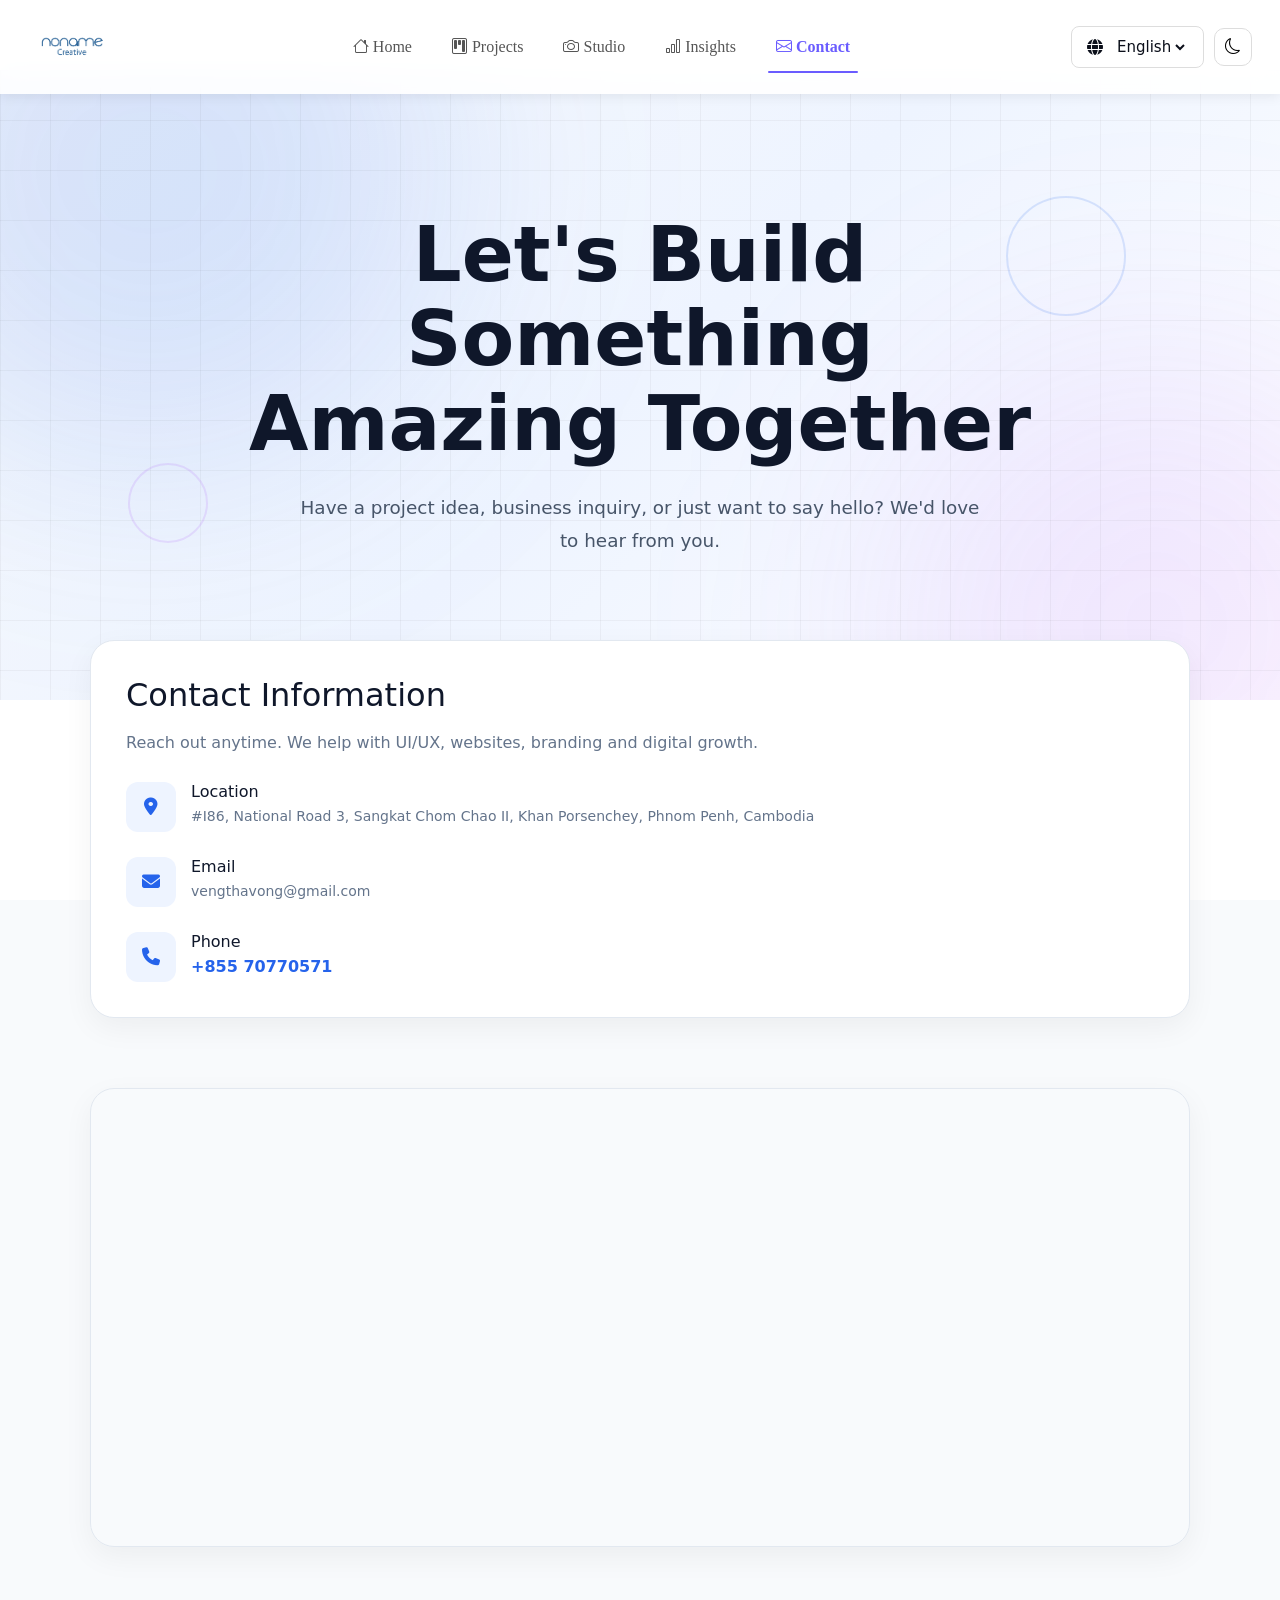
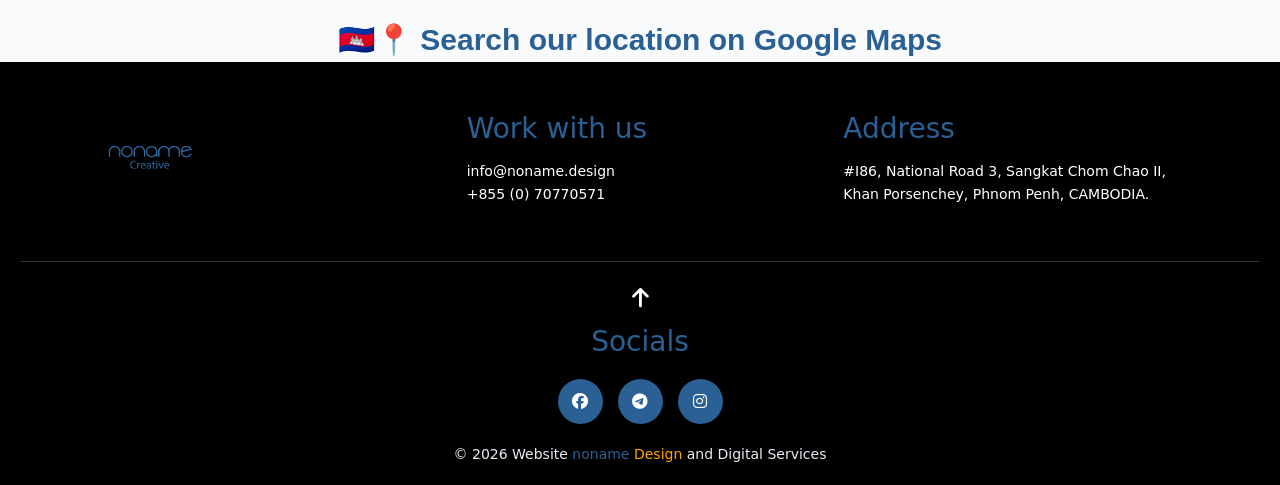
<file: contacts.html>
<!DOCTYPE html>
<html lang="en">

<head>
  <meta charset="UTF-8">
  <meta name="viewport" content="width=device-width, initial-scale=1.0">
  <title>noname_Cotacts</title>
  <!-- icon -->
  <link rel="stylesheet" href="https://cdnjs.cloudflare.com/ajax/libs/font-awesome/6.7.2/css/all.min.css"
    integrity="sha512-Evv84Mr4kqVGRNSgIGL/F/aIDqQb7xQ2vcrdIwxfjThSH8CSR7PBEakCr51Ck+w+/U6swU2Im1vVX0SVk9ABhg=="
    crossorigin="anonymous" referrerpolicy="no-referrer" />
  <link rel="stylesheet" href="./assets/css/contacts.css">

  <!-- AOS Animation -->
  <link rel="stylesheet" href="https://unpkg.com/aos@next/dist/aos.css" />
  <!-- Bootstrap -->
  <link href="https://cdn.jsdelivr.net/npm/bootstrap@5.3.3/dist/css/bootstrap.min.css" rel="stylesheet">

  <!-- Icons -->
  <link href="https://cdn.jsdelivr.net/npm/bootstrap-icons/font/bootstrap-icons.css" rel="stylesheet">
</head>

<body id="body">

  <!-- NAVBAR -->
  <nav class="navbar navbar-expand-lg px-3">

    <div class="container-fluid">

      <!-- Logo -->
      <a class="navbar-brand d-flex align-items-center gap-2" href="./index.html">
        <img src="./assets/image/noname.png" class="logo-img">
      </a>

      <!-- Desktop Menu -->
      <div class="collapse navbar-collapse justify-content-center d-none d-lg-flex">
        <ul class="navbar-nav gap-4">

          <li class="nav-item">
            <a class="nav-link" href="./index.html">
              <i class="bi bi-house"></i>
              <span id="homeText">Home</span>
            </a>
          </li>

          <li class="nav-item">
            <a class="nav-link" href="./projects.html">
              <i class="bi bi-kanban"></i>
              <span id="projectText">Projects</span>
            </a>
          </li>

          <li class="nav-item">
            <a class="nav-link" href="./studios.html">
              <i class="bi bi-camera"></i>
              <span id="studioText">Studio</span>
            </a>
          </li>

          <li class="nav-item">
            <a class="nav-link" href="./insightss.html">
              <i class="bi bi-bar-chart"></i>
              <span id="insightText">Insights</span>
            </a>
          </li>

          <li class="nav-item">
            <a class="nav-link active" href="./contacts.html">
              <i class="bi bi-envelope"></i>
              <span id="contactText">Contact</span>
            </a>
          </li>

        </ul>
      </div>
      <!-- Language Dropdown -->

      <div class="lang-dropdown">

        <i class="fa-solid fa-globe"></i>

        <select id="languageSelect" onchange="changeLanguage()">

          <option value="en">English</option>

          <option value="km">ខ្មែរ</option>

        </select>

      </div>

      <!-- Actions -->
      <div class="d-flex align-items-center gap-2 header-actions">

        <button onclick="toggleMode()">
          <i class="bi bi-moon"></i>
        </button>

        <button class="d-lg-none" data-bs-toggle="offcanvas" data-bs-target="#mobileMenu">
          <i class="bi bi-list"></i>
        </button>

      </div>

    </div>
  </nav>

  <!-- MOBILE MENU -->
  <div class="offcanvas offcanvas-start" id="mobileMenu" style="margin-top: 82px;">

    <div class="offcanvas-header">

      <h5 id="mobileMenuTitle">Menu</h5>

      <button class="btn-close" data-bs-dismiss="offcanvas"></button>

    </div>

    <div class="offcanvas-body">

      <div class="list-group">

        <!-- HOME -->

        <a class="list-group-item list-group-item-action d-flex align-items-center gap-2" href="./index.html">

          <i class="bi bi-house"></i>

          <span id="mobileHome">
            Home
          </span>

        </a>

        <!-- PROJECTS -->

        <a class="list-group-item list-group-item-action d-flex align-items-center gap-2" href="./projects.html">

          <i class="bi bi-kanban"></i>

          <span id="mobileProjects">
            Projects
          </span>

        </a>

        <!-- STUDIO -->

        <a class="list-group-item list-group-item-action d-flex align-items-center gap-2" href="./studios.html">

          <i class="bi bi-camera"></i>

          <span id="mobileStudio">
            Studio
          </span>

        </a>

        <!-- INSIGHTS -->

        <a class="list-group-item list-group-item-action d-flex align-items-center gap-2" href="./insightss.html">

          <i class="bi bi-bar-chart"></i>

          <span id="mobileInsights">
            Insights
          </span>

        </a>

        <!-- CONTACT -->

        <a class="list-group-item list-group-item-action d-flex align-items-center gap-2" href="./contacts.html">

          <i class="bi bi-envelope"></i>

          <span id="mobileContact">
            Contact
          </span>

        </a>

      </div>

    </div>

  </div>


  <!-- HERO -->
  <section class="contact-hero" id="contactHero">

    <div class="grid-bg"></div>

    <div class="circle-1 parallax" data-speed="10"></div>
    <div class="circle-2 parallax" data-speed="-15"></div>

    <div class="hero-content reveal">
      <h1 id="Let" data-aos="zoom-in">Let's Build Something Amazing Together</h1>

      <p id="Have" data-aos="fade-up" data-aos-delay="300">
        Have a project idea, business inquiry, or just want to say hello?
        We'd love to hear from you.
      </p>
    </div>

  </section>

  <!-- CONTACT -->
  <section class="contact-wrapper">

    <div class="contact-grid">

      <div class="contact-card contact-info reveal">

        <h2 id="Con" data-aos="fade-left">Contact Information</h2>

        <p id="Reach">
          Reach out anytime. We help with UI/UX, websites, branding and digital growth.
        </p>

        <!-- LOCATION -->
        <div class="info-box">
          <div class="info-icon">
            <i class="fa-solid fa-location-dot"></i>
          </div>

          <div class="info-text">
            <h4 id="Location">Location</h4>
            <span id="Road">#I86, National Road 3, Sangkat Chom Chao II, Khan Porsenchey, Phnom Penh, Cambodia</span>
          </div>
        </div>

        <!-- EMAIL -->
        <div class="info-box">
          <div class="info-icon">
            <i class="fa-solid fa-envelope"></i>
          </div>

          <div class="info-text">
            <h4 id="Email">Email</h4>
            <span>vengthavong@gmail.com</span>
          </div>
        </div>

        <!-- PHONE -->
        <div class="info-box">
          <div class="info-icon">
            <i class="fa-solid fa-phone"></i>
          </div>

          <div class="info-text">
            <h4 id="Phone">Phone</h4>
            <a class="call-link" href="tel:+85570770571">
              +855 70770571
            </a>
          </div>
        </div>

      </div>

    </div>

  </section>

  <!-- MAP -->
  <section class="map-section">
    <div class="map-box reveal">
      <iframe
        src="https://www.google.com/maps/embed?pb=!1m18!1m12!1m3!1d3909.6163309927833!2d104.8232748748163!3d11.507575688689146!2m3!1f0!2f0!3f0!3m2!1i1024!2i768!4f13.1!3m3!1m2!1s0x31094feccde2ae1b%3A0xa12a60fa6d685697!2sVENG%20Thavong!5e0!3m2!1sen!2skh!4v1768597675717!5m2!1sen!2skh">
      </iframe>
    </div>
  </section>


  <!-- Map Section -->
  <div class="map">
    <a href="https://maps.app.goo.gl/hjjtxZe7Bew6Hg5N8" target="_blank" id="Search">
      🇰🇭📍 Search our location on Google Maps
    </a>
  </div>



  <!-- Footer HTML -->
  <footer>
    <!-- TOP SECTION -->
    <div class="footer-top">

      <!-- Logo -->
      <div class="footer-box">
        <div class="logo">
          <img src="./assets/image/noname.png" alt="logo">
        </div>
      </div>

      <!-- Work with us -->
      <div class="footer-box">
        <h3 id="WorkWith">Work with us</h3>
        <p id="InFo">info@noname.design<br>+855 (0) 70770571</p>
      </div>

      <!-- Address -->
      <div class="footer-box">
        <h3 id="Address">Address</h3>
        <p id="National">#I86, National Road 3, Sangkat Chom Chao II,<br>Khan Porsenchey, Phnom Penh, CAMBODIA.</p>
      </div>

    </div>

    <div class="divider"></div>

    <!-- BOTTOM SECTION -->
    <div class="footer-bottom">

      <div class="scroll-top" onclick="scrollToTop()">
        <i class="fas fa-arrow-up"></i>
      </div>

      <h3 id="Socials">Socials</h3>

      <div class="socials">
        <a href="https://fb.com/noname" target="_blank"><i class="fab fa-facebook"></i></a>
        <a href="https://t.me/noname" target="_blank"><i class="fab fa-telegram"></i></a>
        <a href="https://instagram.com/noname" target="_blank"><i class="fab fa-instagram"></i></a>
      </div>

      <div class="copyright" id="Noname">
        © 2026 Website <span class="highlight">noname</span><span class="design"> Design</span> and <span>Digital
          Services</span>
      </div>

    </div>
  </footer>

  <!-- JavaScript For AOS Animation -->
  <script src="https://unpkg.com/aos@next/dist/aos.js"></script>
  <!-- Bootstrap JS -->
  <script src="https://cdn.jsdelivr.net/npm/bootstrap@5.3.3/dist/js/bootstrap.bundle.min.js"></script>
  <!-- style Js -->
  <script src="./assets/js/contact.js"></script>
</body>

</html>
</file>
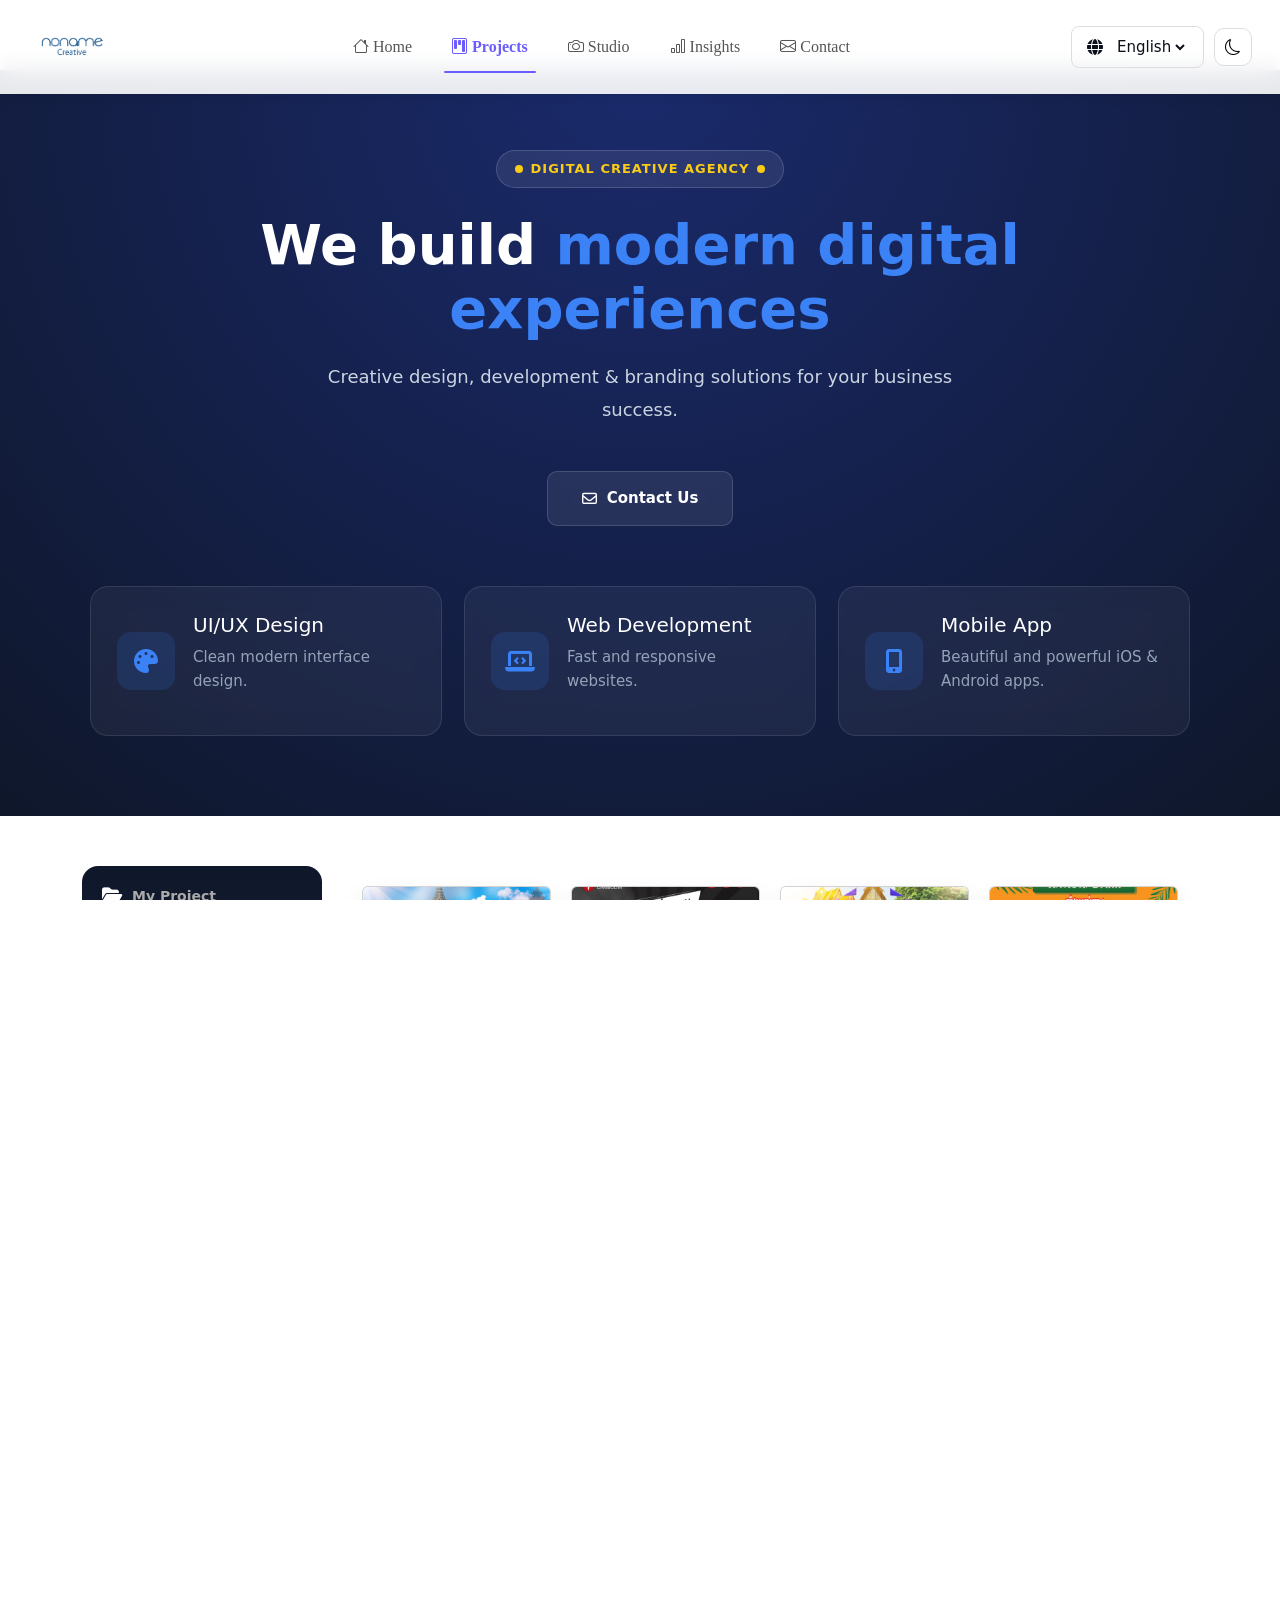
<file: projects.html>
<html lang="en">

<head>
  <meta charset="UTF-8">
  <meta name="viewport" content="width=device-width, initial-scale=1.0">
  <title>noname - Projects</title>
  <!-- icon -->
  <link rel="stylesheet" href="https://cdnjs.cloudflare.com/ajax/libs/font-awesome/6.7.2/css/all.min.css"
    integrity="sha512-Evv84Mr4kqVGRNSgIGL/F/aIDqQb7xQ2vcrdIwxfjThSH8CSR7PBEakCr51Ck+w+/U6swU2Im1vVX0SVk9ABhg=="
    crossorigin="anonymous" referrerpolicy="no-referrer" />
  <link rel="stylesheet" href="./assets/css/projects.css">

  <!-- AOS Animation -->
  <link rel="stylesheet" href="https://unpkg.com/aos@next/dist/aos.css" />
  <!-- Bootstrap -->
  <link href="https://cdn.jsdelivr.net/npm/bootstrap@5.3.3/dist/css/bootstrap.min.css" rel="stylesheet">
  <!-- Icons -->
  <link href="https://cdn.jsdelivr.net/npm/bootstrap-icons/font/bootstrap-icons.css" rel="stylesheet">
</head>
<body id="body">
  <!-- NAVBAR -->
  <nav class="navbar navbar-expand-lg px-3">
    <div class="container-fluid">
      <!-- Logo -->
      <a class="navbar-brand d-flex align-items-center gap-2" href="./index.html">
        <img src="./assets/image/noname.png" class="logo-img">
      </a>
      <!-- Desktop Menu -->
      <div class="collapse navbar-collapse justify-content-center d-none d-lg-flex">
        <ul class="navbar-nav gap-4">
          <li class="nav-item">
            <a class="nav-link" href="./index.html">
              <i class="bi bi-house"></i>
              <span id="homeText">Home</span>
            </a>
          </li>
          <li class="nav-item">
            <a class="nav-link active" href="./projects.html">
              <i class="bi bi-kanban"></i>
              <span id="projectText">Projects</span>
            </a>
          </li>
          <li class="nav-item">
            <a class="nav-link" href="./studios.html">
              <i class="bi bi-camera"></i>
              <span id="studioText">Studio</span>
            </a>
          </li>
          <li class="nav-item">
            <a class="nav-link" href="./insightss.html">
              <i class="bi bi-bar-chart"></i>
              <span id="insightText">Insights</span>
            </a>
          </li>
          <li class="nav-item">
            <a class="nav-link" href="./contacts.html">
              <i class="bi bi-envelope"></i>
              <span id="contactText">Contact</span>
            </a>
          </li>
        </ul>
      </div>

      <!-- Language Dropdown -->
      <div class="lang-dropdown">
        <i class="fa-solid fa-globe"></i>
        <select id="languageSelect" onchange="changeLanguage()">
          <option value="en">English</option>
          <option value="km">ខ្មែរ</option>
        </select>
      </div>
      <!-- Actions -->
      <div class="d-flex align-items-center gap-2 header-actions">
        <button onclick="toggleMode()">
          <i class="bi bi-moon"></i>
        </button>
        <button class="d-lg-none" data-bs-toggle="offcanvas" data-bs-target="#mobileMenu">
          <i class="bi bi-list"></i>
        </button>
      </div>
    </div>
  </nav>

  <!-- MOBILE MENU -->
  <div class="offcanvas offcanvas-start" id="mobileMenu" style="margin-top: 82px;">
    <div class="offcanvas-header">
      <h5 id="mobileMenuTitle">Menu</h5>
      <button class="btn-close" data-bs-dismiss="offcanvas"></button>
    </div>
    <div class="offcanvas-body">
      <div class="list-group">
        <!-- HOME -->
        <a class="list-group-item list-group-item-action d-flex align-items-center gap-2" href="./index.html">
          <i class="bi bi-house"></i>
          <span id="mobileHome">
            Home
          </span>
        </a>
        <!-- PROJECTS -->
        <a class="list-group-item list-group-item-action d-flex align-items-center gap-2" href="./projects.html">
          <i class="bi bi-kanban"></i>
          <span id="mobileProjects">
            Projects
          </span>
        </a>
        <!-- STUDIO -->
        <a class="list-group-item list-group-item-action d-flex align-items-center gap-2" href="./studios.html">
          <i class="bi bi-camera"></i>
          <span id="mobileStudio">
            Studio
          </span>
        </a>
        <!-- INSIGHTS -->
        <a class="list-group-item list-group-item-action d-flex align-items-center gap-2" href="./insightss.html">
          <i class="bi bi-bar-chart"></i>
          <span id="mobileInsights">
            Insights
          </span>
        </a>
        <!-- CONTACT -->
        <a class="list-group-item list-group-item-action d-flex align-items-center gap-2" href="./contacts.html">
          <i class="bi bi-envelope"></i>
          <span id="mobileContact">
            Contact
          </span>
        </a>
      </div>
    </div>
  </div>

  <header class="section-hero">
    <div class="hero-content">

      <div class="hero-badge" data-aos="fade-down" data-aos-duration="1000" id="Agen">
        <span class="badge-dot"></span>
        Digital Creative Agency
        <span class="badge-dot"></span>
      </div>

      <h1 class="hero-heading" data-aos="fade-up" data-aos-duration="1000" data-aos-delay="200" id="Modern">
        We build <span>modern digital experiences</span>
      </h1>

      <p class="hero-text" data-aos="fade-up" data-aos-duration="1000" data-aos-delay="400" id="Creat">
        Creative design, development & branding solutions for your business success.
      </p>

      <div class="hero-actions" data-aos="fade-up" data-aos-duration="1000" data-aos-delay="600">
        <a href="./contacts.html" class="btn-primary" id="Con">
          <i class="fa-regular fa-envelope"></i> Contact Us
        </a>
      </div>

      <div class="hero-grid">
        <div class="hero-item" data-aos="fade-up" data-aos-duration="1000" data-aos-delay="700">
          <div class="hero-icon">
            <i class="fa-solid fa-palette"></i>
          </div>
          <div class="hero-body">
            <h3 id="UIUXD">UI/UX Design</h3>
            <p id="Clean">Clean modern interface design.</p>
          </div>
        </div>

        <div class="hero-item" data-aos="fade-up" data-aos-duration="1000" data-aos-delay="900">
          <div class="hero-icon">
            <i class="fa-solid fa-laptop-code"></i>
          </div>
          <div class="hero-body">
            <h3 id="Web">Web Development</h3>
            <p id="Fast">Fast and responsive websites.</p>
          </div>
        </div>

        <div class="hero-item" data-aos="fade-up" data-aos-duration="1000" data-aos-delay="1100">
          <div class="hero-icon">
            <i class="fa-solid fa-mobile-screen-button"></i>
          </div>
          <div class="hero-body">
            <h3 id="Mobile">Mobile App</h3>
            <p id="ImProve">Beautiful and powerful iOS & Android apps.</p>
          </div>
        </div>
      </div>

    </div>
  </header>




  <div class="container">

    <div class="sidebar">
      <div class="logo" id="My">
        <i class="fas fa-folder-open"></i>
        <span>My Project</span>
      </div>
      <div class="menu">
        <button class="active" onclick="filter('all', this)" id="All">
          <i class="fas fa-border-all"></i>
          <span>All</span>
        </button>
        <button onclick="filter('Festival', this)" id="Festival">
          <i class="fas fa-music"></i>
          <span>Festival</span>
        </button>
        <button onclick="filter('Event', this)" id="Event">
          <i class="fas fa-calendar-alt"></i>
          <span>Event Programs</span>
        </button>
        <button onclick="filter('Product', this)" id="Product">
          <i class="fas fa-box"></i>
          <span>Product Display</span>
        </button>
        <button onclick="filter('logo', this)">
          <i class="fa-solid fa-bezier-curve"></i>
          <span id="Lo110">Logo</span>
        </button>
      </div>
    </div>

    <div class="content">
      <div class="grid">
        <div class="card Festival" data-category="Festival">
          <div class="img-box"><img src="./assets/image/បុណ្យអុំទូក.jpg"></div>
          <h4 id="FestivalBoats">The Royal Festival of Boats</h4>
          <p id="Iden">Identity Design</p>
        </div>

        <div class="card Product" data-category="Product">
          <div class="img-box"><img src="./assets/image/ប្រម៉ូតឡាន.1.jpg"></div>
          <h4 id="Auto">AUTOCAR</h4>
          <p id="Iden1">Identity Design</p>
        </div>

        <div class="card Festival" data-category="Festival">
          <div class="img-box"><img src="./assets/image/happy-new-year-poster-2.jpg"></div>
          <h4 id="Khmernewyear">The Royal Ceremony of the Khmer</h4>
          <p id="Iden2">Identity Design</p>
        </div>

        <div class="card Product" data-category="Product">
          <div class="img-box"><img src="./assets/image/untitled-1.jpg"></div>
          <h4 id="Selling">Selling drinks</h4>
          <p id="Iden3">Identity Design</p>
        </div>

        <div class="card Festival" data-category="Festival">
          <div class="img-box"><img src="./assets/image/king-1.jpg"></div>
          <h4 id="King1">The Royal Coronation Ceremony of King Norodom Sihamoni</h4>
          <p id="Iden4">Identity Design</p>
        </div>

        <div class="card Event" data-category="Event">
          <div class="img-box"><img src="./assets/image/asean.jpg"></div>
          <h4 id="Asean">AI Ready ASEAN Training on Mar 15, 2026.</h4>
          <p id="Iden5">Identity Design</p>
        </div>

        <div class="card Event" data-category="Event">
          <div class="img-box"><img src="./assets/image/សិត-ខន-nuck-digital-zone-background-speaker.jpg"></div>
          <h4 id="Inauguration">The Inauguration Ceremony of the Digital Technology Center.</h4>
          <p id="Iden6">Identity Design</p>
        </div>

        <div class="card Event" data-category="Event">
          <div class="img-box"><img src="./assets/image/nuck-digital-lab.png">
          </div>
          <h4 id="Inauguration1">The Inauguration Ceremony of the Digital Technology Center.</h4>
          <p id="Iden7">Identity Design</p>
        </div>

        <div class="card Product" data-category="logo">
          <div class="img-box"><img src="./assets/image/rooster.jpg">
          </div>
          <h4 id="Light">Chicken & Rooster</h4>
          <p id="Iden19">Identity Design</p>
        </div>

        <div class="card Festival" data-category="Festival">
          <div class="img-box"><img src="./assets/image/បិណ្ឌ៦.jpg"></div>
          <h4 id="PchumBen">The Royal Pchum Ben Festival Ceremony.</h4>
          <p id="Iden8">Identity Design</p>
        </div>

        <div class="card Event" data-category="Event">
          <div class="img-box"><img src="./assets/image/ex03.jpg"></div>
          <h4 id="ChearSim">Chea Sim Komchaymear Education and Training Center.</h4>
          <p id="Iden9">Identity Design</p>
        </div>

        <div class="card Event" data-category="Event">
          <div class="img-box"><img src="./assets/image/banner-nuck-center-250701.jpg"></div>
          <h4 id="Chaer">Chea Sim Komchaymear Education and Training Center.</h4>
          <p id="Iden10">Identity Design</p>
        </div>

        <div class="card Product" data-category="Product">
          <div class="img-box"><img src="./assets/image/gigital-1.jpg"></div>
          <h4 id="Episode">Episode 1 of the comedy story “Digital Grandma and Grandpa.”</h4>
          <p id="Iden11">Identity Design</p>
        </div>

        <div class="card Festival" data-category="Festival">
          <div class="img-box"><img src="./assets/image/king.jpg"></div>
          <h4 id="King2">The Royal Coronation Ceremony of King Norodom Sihamoni</h4>
          <p id="Iden12">Identity Design</p>
        </div>

        <div class="card Festival" data-category="Festival">
          <div class="img-box"><img src="./assets/image/បុណ្យឯករាជ្យជាតិ.jpg"></div>
          <h4 id="Indep">The National Independence Day ceremony, which is celebrated every year on
            November 9.</h4>
          <p id="Iden13">Identity Design</p>
        </div>

        <div class="card Product" data-category="Product">
          <div class="img-box"><img src="./assets/image/អាហារសុខភាព១!.jpg">
          </div>
          <h4 id="Men">Mneu</h4>
          <p id="Iden14">Identity Design</p>
        </div>

        <div class="card Event" data-category="Event">
          <div class="img-box"><img src="./assets/image/banner-nuck-center-250701-003.jpg"></div>
          <h4 id="Sim">Chea Sim Komchaymear Education and Training Center.</h4>
          <p id="Iden15">Identity Design</p>
        </div>

        <div class="card Event" data-category="Event">
          <div class="img-box"><img src="./assets/image/uniic.png"></div>
          <h4 id="Un">UNIIC SIGNING CEREMONY 2025</h4>
          <p id="Iden16">Identity Design</p>
        </div>

        <div class="card Festival" data-category="Festival">
          <div class="img-box"><img src="./assets/image/បិណ្ឌ១០.jpg"></div>
          <h4 id="Cere">The Royal Pchum Ben Festival Ceremony.</h4>
          <p id="Iden17">Identity Design</p>
        </div>


        <div class="card Product" data-category="Product">
          <div class="img-box"><img src="./assets/image/kafe-drink1.jpg">
          </div>
          <h4 id="Kafe">Cafe Srokasre</h4>
          <p id="Iden18">Identity Design</p>
        </div>

        <div class="card Product" data-category="Product">
          <div class="img-box"><img src="./assets/image/ហ្វូមលាងមុខ.png">
          </div>
          <h4 id="Sauto">NATURAL COSMETICS</h4>
          <p id="Iden19">Identity Design</p>
        </div>

        
        <div class="card logo" data-category="logo">
          <div class="img-box"><img src="./assets/image/fh-dev.png">
          </div>
          <h4 id="FH">FHDEV.INFO</h4>
          <p id="Iden101">Identity Design</p>
        </div>

        <div class="card Festival" data-category="Festival">
          <div class="img-box"><img src="./assets/image/បិណ្ឌមួយ.jpg"></div>
          <h4 id="Royal">The Royal Pchum Ben Festival Ceremony.</h4>
          <p id="Iden20">Identity Design</p>
        </div>

        <div class="card Festival" data-category="Festival">
          <div class="img-box"><img src="./assets/image/happy-new-year-2026-first-poster.jpg"></div>
          <h4 id="Of">The Royal Ceremony of the Khmer New Year</h4>
          <p id="Iden21">Identity Design</p>
        </div>

        <div class="card Event" data-category="Event">
          <div class="img-box"><img src="./assets/image/ឡៅ-ឈីវអ៊ាវ-nuck-.jpg">
          </div>
          <h4 id="Digital">The Inauguration Ceremony of the Digital Technology Center.</h4>
          <p id="Iden22">Identity Design</p>
        </div>

        <div class="card Event" data-category="Event">
          <div class="img-box"><img src="./assets/image/welcome-1.png"></div>
          <h4 id="Mak">UNIIC SIGNING CEREMONY 2025</h4>
          <p id="Iden23">Identity Design</p>
        </div>

        <div class="card logo" data-category="logo">
          <div class="img-box"><img src="./assets/image/flashsante.png">
          </div>
          <h4 id="Flas">Flashsante</h4>
          <p id="Iden100">Identity Design</p>
        </div>

      </div>
    </div>
  </div>

  <div class="modal" id="modal">
    <span class="close">&times;</span>
    <img id="modalImg">
  </div>


  <!-- View Website -->
  <section class="portfolio">

    <div class="portfolio__header reveal">
      <h2 class="portfolio__title" style="color: var(--noname);" id="Fea">Featured Websites</h2>
      <p class="portfolio__subtitle" id="PRe">Beautiful, user-friendly, and
        confidence-inspiring.</p>
    </div>

    <div class="portfolio__grid">

      <!-- CARD 1 -->
      <div class="portfolio__card reveal">

        <div class="mockup">
          <div class="mockup__bar">
            <span class="mockup__dot mockup__dot--red"></span>
            <span class="mockup__dot mockup__dot--yellow"></span>
            <span class="mockup__dot mockup__dot--green"></span>
          </div>

          <div class="mockup__screen">
            <img src="./assets/image/fhd.png">
          </div>
        </div>

        <div class="portfolio__content">
          <h3 class="portfolio__name">FHDev.INFO</h3>
          <p class="portfolio__desc" id="With">website with clean UI design.</p>

          <div class="tags">
            <span class="tags__item">HTML</span>
            <span class="tags__item">CSS</span>
            <span class="tags__item">JS</span>
          </div>

          <div class="actions">
            <!-- SHARE BUTTON -->
            <button class="actions__link actions__link--share" onclick="sharePage()" id="Share">
              Share
            </button>
            <a id="Live" class="actions__link actions__link--live" href="https://fhdev.info/" target="_blank"
              rel="noopener noreferrer">
              Live Website
            </a>


          </div>
        </div>

      </div>

      <!-- CARD 2 -->
      <div class="portfolio__card reveal">

        <div class="mockup">
          <div class="mockup__bar">
            <span class="mockup__dot mockup__dot--red"></span>
            <span class="mockup__dot mockup__dot--yellow"></span>
            <span class="mockup__dot mockup__dot--green"></span>
          </div>

          <div class="mockup__screen">
            <img src="./assets/image/health.png">
          </div>
        </div>

        <div class="portfolio__content">
          <h3 class="portfolio__name">Health and Food</h3>
          <p class="portfolio__desc" id="Withs">website with clean UI design.</p>

          <div class="tags">
            <span class="tags__item">Bootstrap</span>
            <span class="tags__item">CSS</span>
            <span class="tags__item">JS</span>
          </div>

          <div class="actions">
            <!-- SHARE BUTTON -->
            <button class="actions__link actions__link--share" onclick="sharePage()" id="Share1">
              Share
            </button>
            <a id="Lives" class="actions__link actions__link--live"
              href="https://healthandfoodcambodia.com/health/?v=fa46ec0b4924" target="_blank" rel="noopener noreferrer">
              Live Website
            </a>
          </div>
        </div>

      </div>

      <!-- CARD 3 -->
      <div class="portfolio__card reveal">

        <div class="mockup">
          <div class="mockup__bar">
            <span class="mockup__dot mockup__dot--red"></span>
            <span class="mockup__dot mockup__dot--yellow"></span>
            <span class="mockup__dot mockup__dot--green"></span>
          </div>

          <div class="mockup__screen">
            <img src="./assets/image/web-ppms.png">
          </div>
        </div>

        <div class="portfolio__content">
          <h3 class="portfolio__name">P.P.M</h3>
          <p class="portfolio__desc" id="Withss">website with clean UI design.</p>

          <div class="tags">
            <span class="tags__item">Bootstrap</span>
            <span class="tags__item">CSS</span>
            <span class="tags__item">JS</span>
          </div>

          <div class="actions">
            <!-- SHARE BUTTON -->
            <button class="actions__link actions__link--share" onclick="sharePage()" id="Share2">
              Share
            </button>
            <a id="Livess" class="actions__link actions__link--live" href="https://ppmpharma.com/" target="_blank"
              rel="noopener noreferrer">
              Live Website
            </a>
          </div>
        </div>

      </div>

    </div>

  </section>

  <!-- image -->
  <section class="head">
    <img src="./assets/image/blue.png" alt="Hero Image">
  </section>


  <!-- Scroll Image*/ -->
  <div class="ui-header">
    <h1 id="Uihead" data-aos="zoom-in">All Projects</h1>
    <p id="Smooth" data-aos="fade-up" data-aos-delay="300">Smooth and Responsive Design</p>
  </div>

  <div class="card-slider" id="slider">

    <div class="ui-card">
      <img class="card-image" src="assets/image/ហ្វូមលាងមុខ.png">
      <div class="card-content">
        <span class="card-tag" id="Display">Product display</span>
        <div class="card-title" id="Fault">NATURAL COSMETICS</div>
        <div class="card-desc" id="Iden24">Identity Design</div>
      </div>
    </div>

    <div class="ui-card">
      <img class="card-image" src="assets/image/uniic.png">
      <div class="card-content">
        <span class="card-tag" id="Programs">Event Programs</span>
        <div class="card-title" id="U2025">UNIIC SIGNING CEREMONY 2025</div>
        <div class="card-desc" id="Iden25">Identity Design</div>
      </div>
    </div>

    <div class="ui-card">
      <img class="card-image" src="assets/image/បិណ្ឌ៦.jpg">
      <div class="card-content">
        <span class="card-tag" id="Festi1">Festival</span>
        <div class="card-title" id="Pchum">The Royal Pchum Ben Festival Ceremony.</div>
        <div class="card-desc" id="Iden26">Identity Design</div>
      </div>
    </div>

    <div class="ui-card">
      <img class="card-image" src="assets/image/happy-new-year-2026-first-poster.jpg">
      <div class="card-content">
        <span class="card-tag" id="Festi2">Festival</span>
        <div class="card-title" id="Khmer1">The Royal Ceremony of the Khmer New Year</div>
        <div class="card-desc" id="Iden27">Identity Design</div>
      </div>
    </div>

    <div class="ui-card">
      <img class="card-image" src="assets/image/អាហារសុខភាព១!.jpg">
      <div class="card-content">
        <span class="card-tag" id="Ev">Event Programs</span>
        <div class="card-title" id="M">Menu</div>
        <div class="card-desc" id="Iden28">Identity Design</div>
      </div>
    </div>

    <div class="ui-card">
      <img class="card-image" src="assets/image/asean.jpg">
      <div class="card-content">
        <span class="card-tag" id="Et">Event Programs</span>
        <div class="card-title" id="Aia">AI Ready ASEAN Training on Mar 15, 2026.</div>
        <div class="card-desc" id="Iden29">Identity Design</div>
      </div>
    </div>

    <div class="ui-card">
      <img class="card-image" src="assets/image/បិណ្ឌ7.jpg">
      <div class="card-content">
        <span class="card-tag" id="Festi3">Festival</span>
        <div class="card-title" id="Ro">The Royal Pchum Ben Festival Ceremony.</div>
        <div class="card-desc" id="Iden30">Identity Design</div>
      </div>
    </div>

    <div class="ui-card">
      <img class="card-image" src="assets/image/kafe-drink1.jpg">
      <div class="card-content">
        <span class="card-tag" id="PD">Product display</span>
        <div class="card-title" id="KF">Kafe Srokasre</div>
        <div class="card-desc" id="Iden31">Identity Design</div>
      </div>
    </div>

    <div class="ui-card">
      <img class="card-image" src="assets/image/happy-new-year-poster-2.jpg">
      <div class="card-content">
        <span class="card-tag" id="Val">Festival</span>
        <div class="card-title" id="New">The Royal Ceremony of the Khmer New Year</div>
        <div class="card-desc" id="Iden32">Identity Design</div>
      </div>
    </div>

    <div class="ui-card">
      <img class="card-image" src="assets/image/ប្រម៉ូតឡាន.jpg">
      <div class="card-content">
        <span class="card-tag" id="A1">Product display</span>
        <div class="card-title" id="B2">AUTOCAR</div>
        <div class="card-desc" id="Iden33">Identity Design</div>
      </div>
    </div>

    <div class="ui-card">
      <img class="card-image" src="assets/image/អំទូក 1.jpg">
      <div class="card-content">
        <span class="card-tag" id="C3">Festival</span>
        <div class="card-title" id="D4">The Royal Festival of Boats</div>
        <div class="card-desc" id="Iden34">Identity Design</div>
      </div>
    </div>

    <div class="ui-card">
      <img class="card-image" src="assets/image/king.jpg">
      <div class="card-content">
        <span class="card-tag" id="E5">Festival</span>
        <div class="card-title" id="F6">The Royal Coronation Ceremony of King Norodom Sihamoni</div>
        <div class="card-desc" id="Iden35">Identity Design</div>
      </div>
    </div>

    <div class="ui-card">
      <img class="card-image" src="assets/image/main-nuck-digital-zone-background-speaker.jpg">
      <div class="card-content">
        <span class="card-tag" id="G7">Event Programs</span>
        <div class="card-title" id="H8">The Inauguration Ceremony of the Digital Technology Center.</div>
        <div class="card-desc" id="Iden36">Identity Design</div>
      </div>
    </div>

    <div class="ui-card">
      <img class="card-image" src="assets/image/gigital-1.jpg">
      <div class="card-content">
        <span class="card-tag" id="I10">Product display</span>
        <div class="card-title" id="J11">Episode 1 of the comedy story “Digital Grandma and Grandpa.”</div>
        <div class="card-desc" id="Iden37">Identity Design</div>
      </div>
    </div>

    <div class="ui-card">
      <img class="card-image" src="assets/image/ប្រម៉ូតឡាន.1.jpg">
      <div class="card-content">
        <span class="card-tag" id="K12">Product display</span>
        <div class="card-title" id="L13">AUTOCAR</div>
        <div class="card-desc" id="Iden38">Identity Design</div>
      </div>
    </div>

    <div class="ui-card">
      <img class="card-image" src="assets/image/from-nicc.jpg">
      <div class="card-content">
        <span class="card-tag" id="M14">Event Programs</span>
        <div class="card-title" id="N15">The inauguration of its Entrepreneurship Development and Incubation Institute
          On 22nd July 2025</div>
        <div class="card-desc" id="Iden39">Identity Design</div>
      </div>
    </div>

    <div class="ui-card">
      <img class="card-image" src="assets/image/សិត-ខន-nuck-digital-zone-background-speaker.jpg">
      <div class="card-content">
        <span class="card-tag" id="O16">Event Programs</span>
        <div class="card-title" id="P17">The Inauguration Ceremony of the Digital Technology Center.</div>
        <div class="card-desc" id="Iden40">Identity Design</div>
      </div>
    </div>

    <div class="ui-card">
      <img class="card-image" src="assets/image/បុណ្យអុំទូក.jpg">
      <div class="card-content">
        <span class="card-tag" id="Q18">Festival</span>
        <div class="card-title" id="R19">The Royal Festival of Boats</div>
        <div class="card-desc" id="Iden41">Identity Design</div>
      </div>
    </div>

    <div class="ui-card">
      <img class="card-image" src="assets/image/បុណ្យឯករាជ្យជាតិ.jpg">
      <div class="card-content">
        <span class="card-tag" id="S20">Festival</span>
        <div class="card-title" id="T21">The National Independence Day ceremony, which is celebrated every year on
          November 9.</div>
        <div class="card-desc" id="Iden42">Identity Design</div>
      </div>
    </div>

    <div class="ui-card">
      <img class="card-image" src="assets/image/កាស១!.jpg">
      <div class="card-content">
        <span class="card-tag" id="U22">Product display</span>
        <div class="card-title" id="V23">Beats EP On-Ear Headphones</div>
        <div class="card-desc" id="Iden43">Identity Design</div>
      </div>
    </div>

    <div class="ui-card">
      <img class="card-image" src="assets/image/nuck-digital-lab-opt-2.jpg">
      <div class="card-content">
        <span class="card-tag" id="W24">Event Programs</span>
        <div class="card-title" id="X25">The Inauguration Ceremony of the Digital Technology Center.</div>
        <div class="card-desc" id="Iden44">Identity Design</div>
      </div>
    </div>

  </div>







  <!-- Footer HTML -->
  <footer>
    <!-- TOP SECTION -->
    <div class="footer-top">

      <!-- Logo -->
      <div class="footer-box">
        <div class="logo">
          <img src="./assets/image/noname.png" alt="logo">
        </div>
      </div>

      <!-- Work with us -->
      <div class="footer-box">
        <h3 id="WorkWith">Work with us</h3>
        <p id="InFo">info@noname.design<br>+855 (0) 70770571</p>
      </div>

      <!-- Address -->
      <div class="footer-box">
        <h3 id="Address">Address</h3>
        <p id="National">#I86, National Road 3, Sangkat Chom Chao II,<br>Khan Porsenchey, Phnom Penh, CAMBODIA.</p>
      </div>

    </div>

    <div class="divider"></div>

    <!-- BOTTOM SECTION -->
    <div class="footer-bottom">

      <div class="scroll-top" onclick="scrollToTop()">
        <i class="fas fa-arrow-up"></i>
      </div>

      <h3 id="Socials">Socials</h3>

      <div class="socials">
        <a href="https://fb.com/noname" target="_blank"><i class="fab fa-facebook"></i></a>
        <a href="https://t.me/noname" target="_blank"><i class="fab fa-telegram"></i></a>
        <a href="https://instagram.com/noname" target="_blank"><i class="fab fa-instagram"></i></a>
      </div>

      <div class="copyright" id="Noname">
        © 2026 Website <span class="highlight">noname</span><span class="design"> Design</span> and <span>Digital
          Services</span>
      </div>

    </div>
  </footer>
  <!-- JavaScript For AOS Animation -->
  <script src="https://unpkg.com/aos@next/dist/aos.js"></script>
  <!-- Bootstrap JS -->
  <script src="https://cdn.jsdelivr.net/npm/bootstrap@5.3.3/dist/js/bootstrap.bundle.min.js"></script>
  <!-- style Js -->
  <script src="./assets/js/projects.js" defer></script>
</body>

</html>
</file>
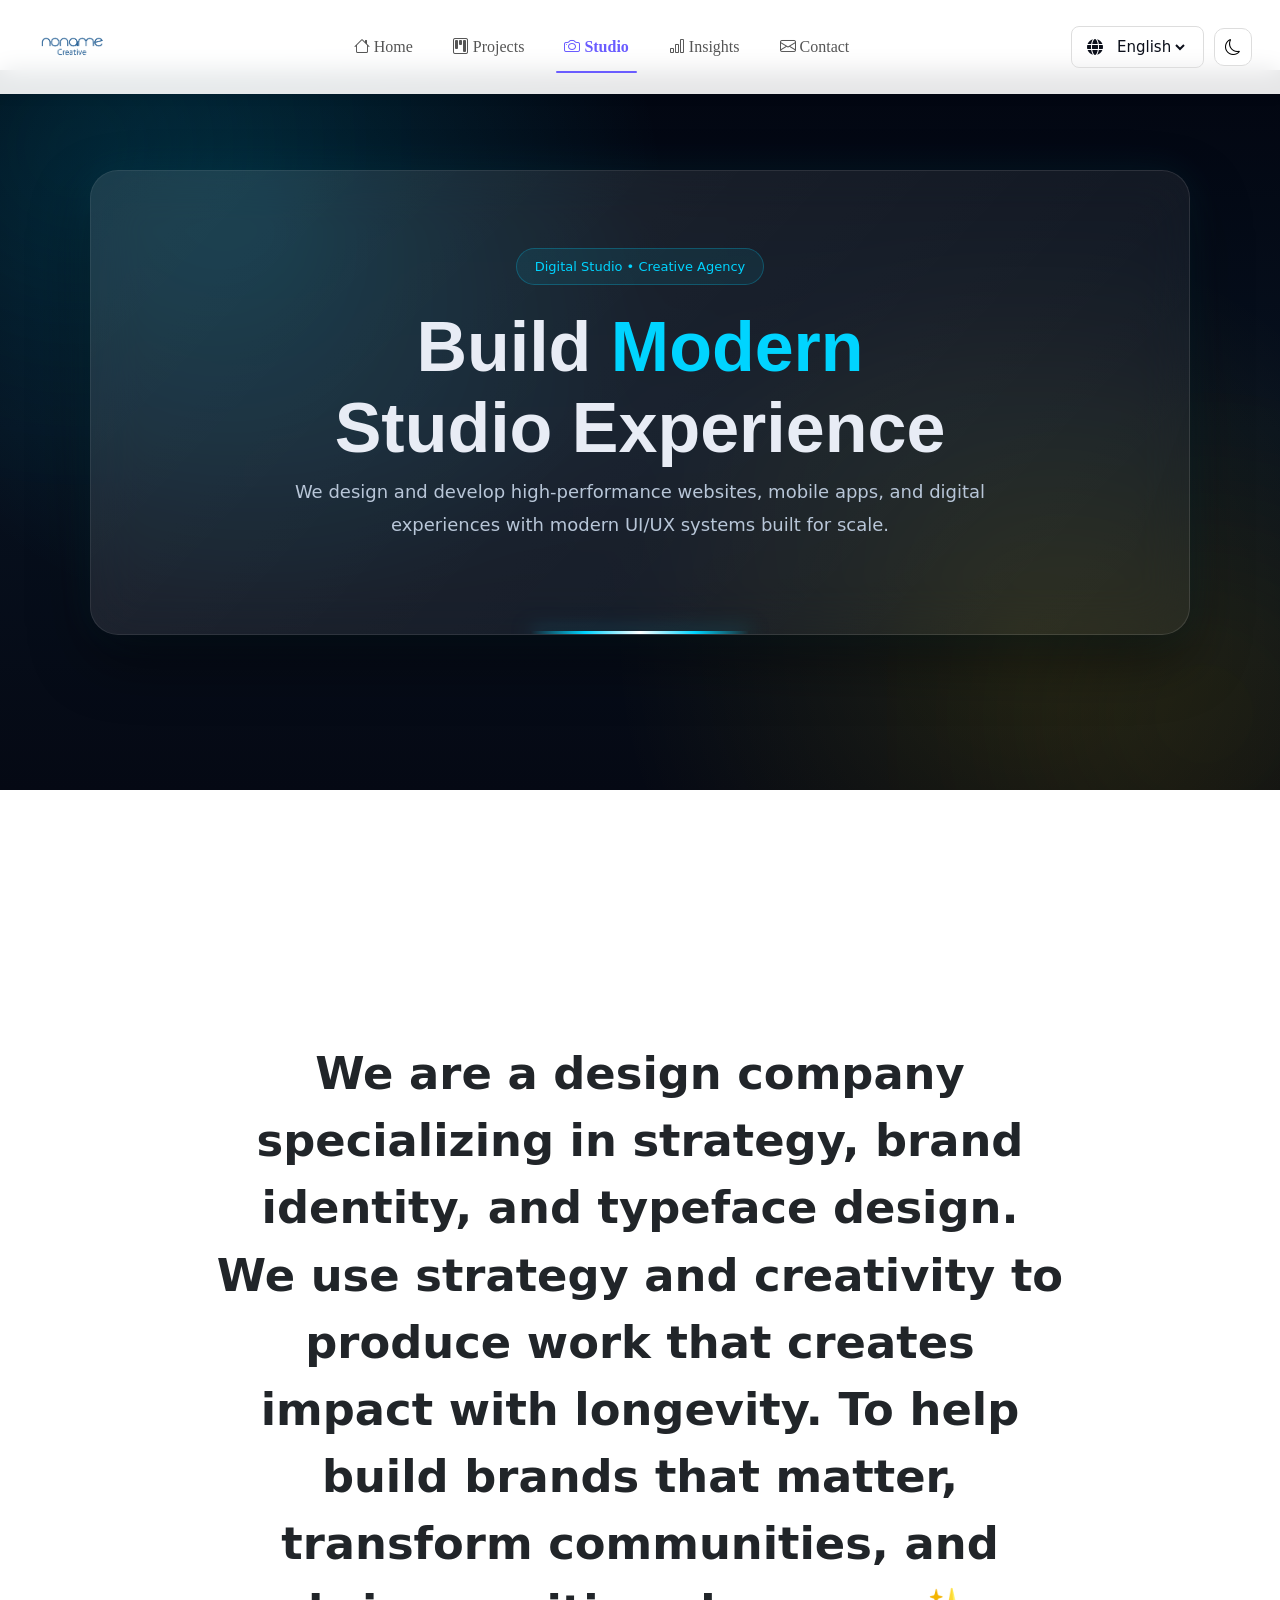
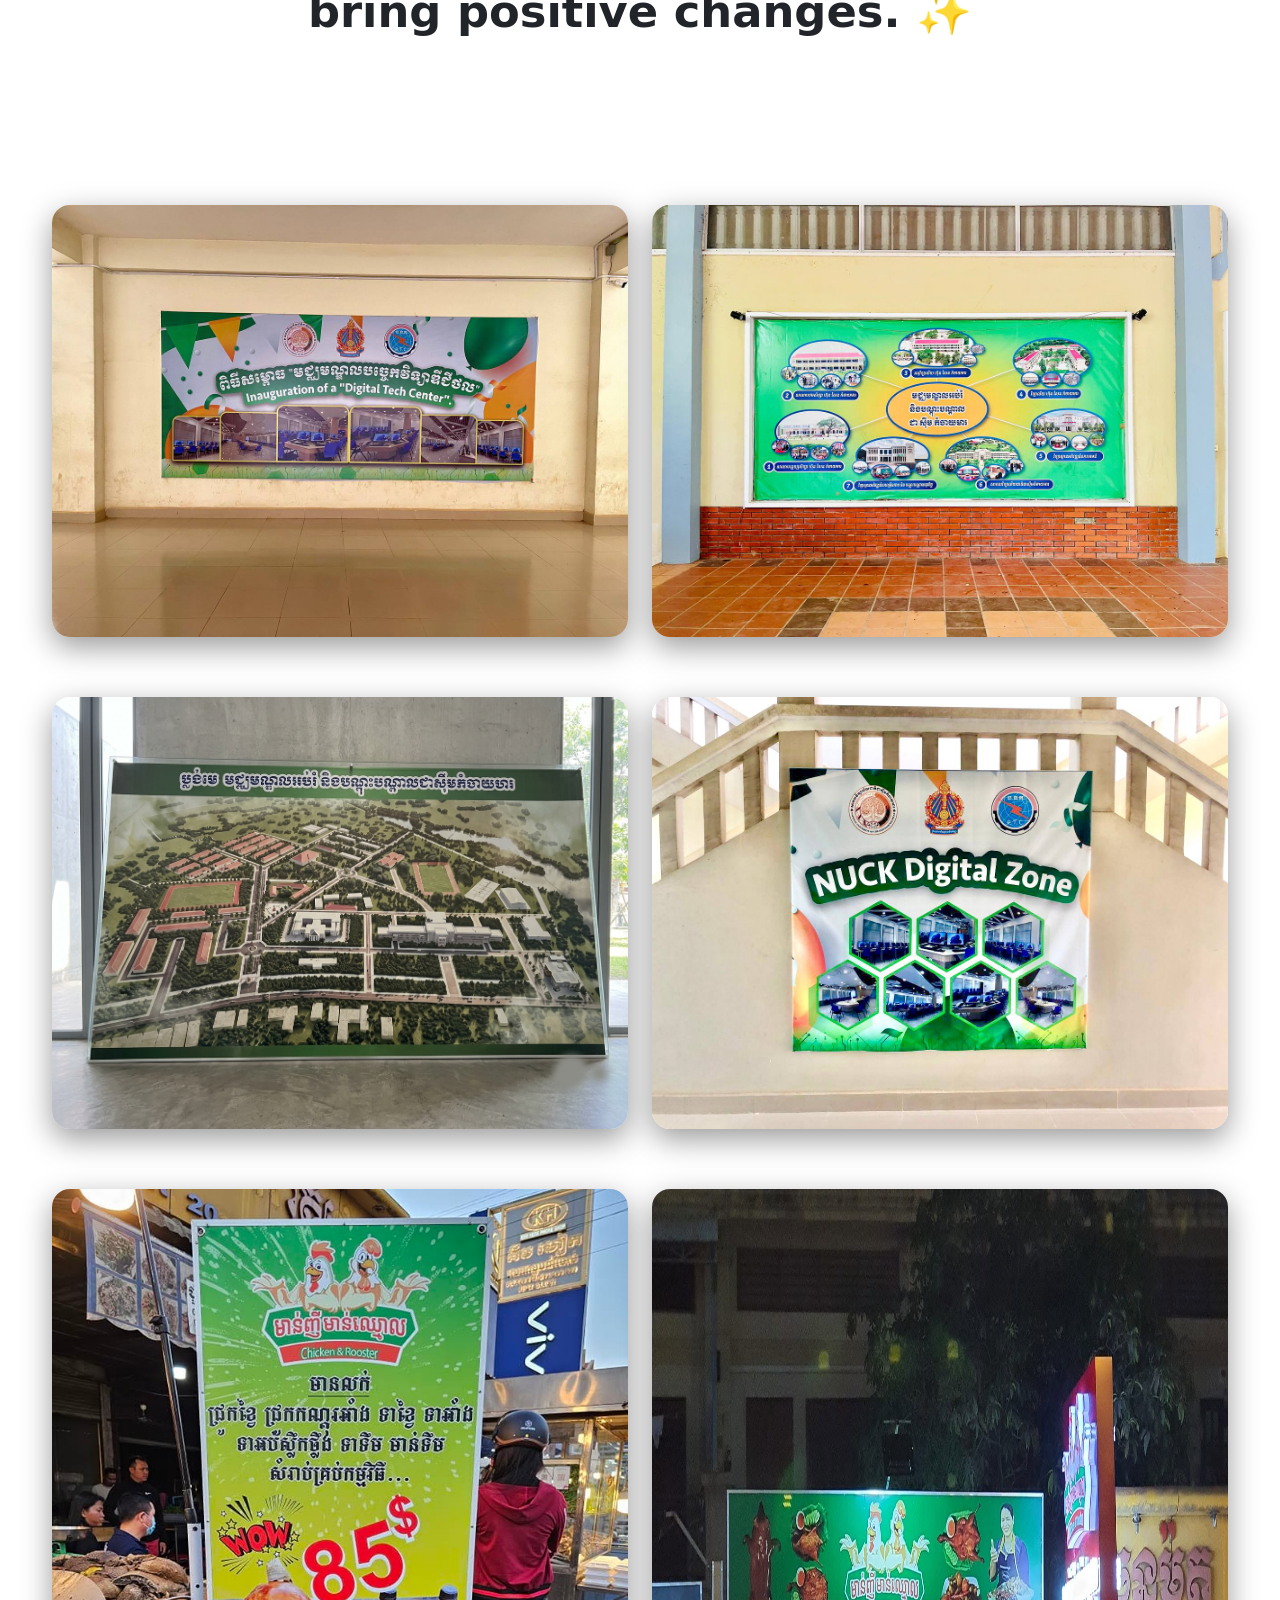
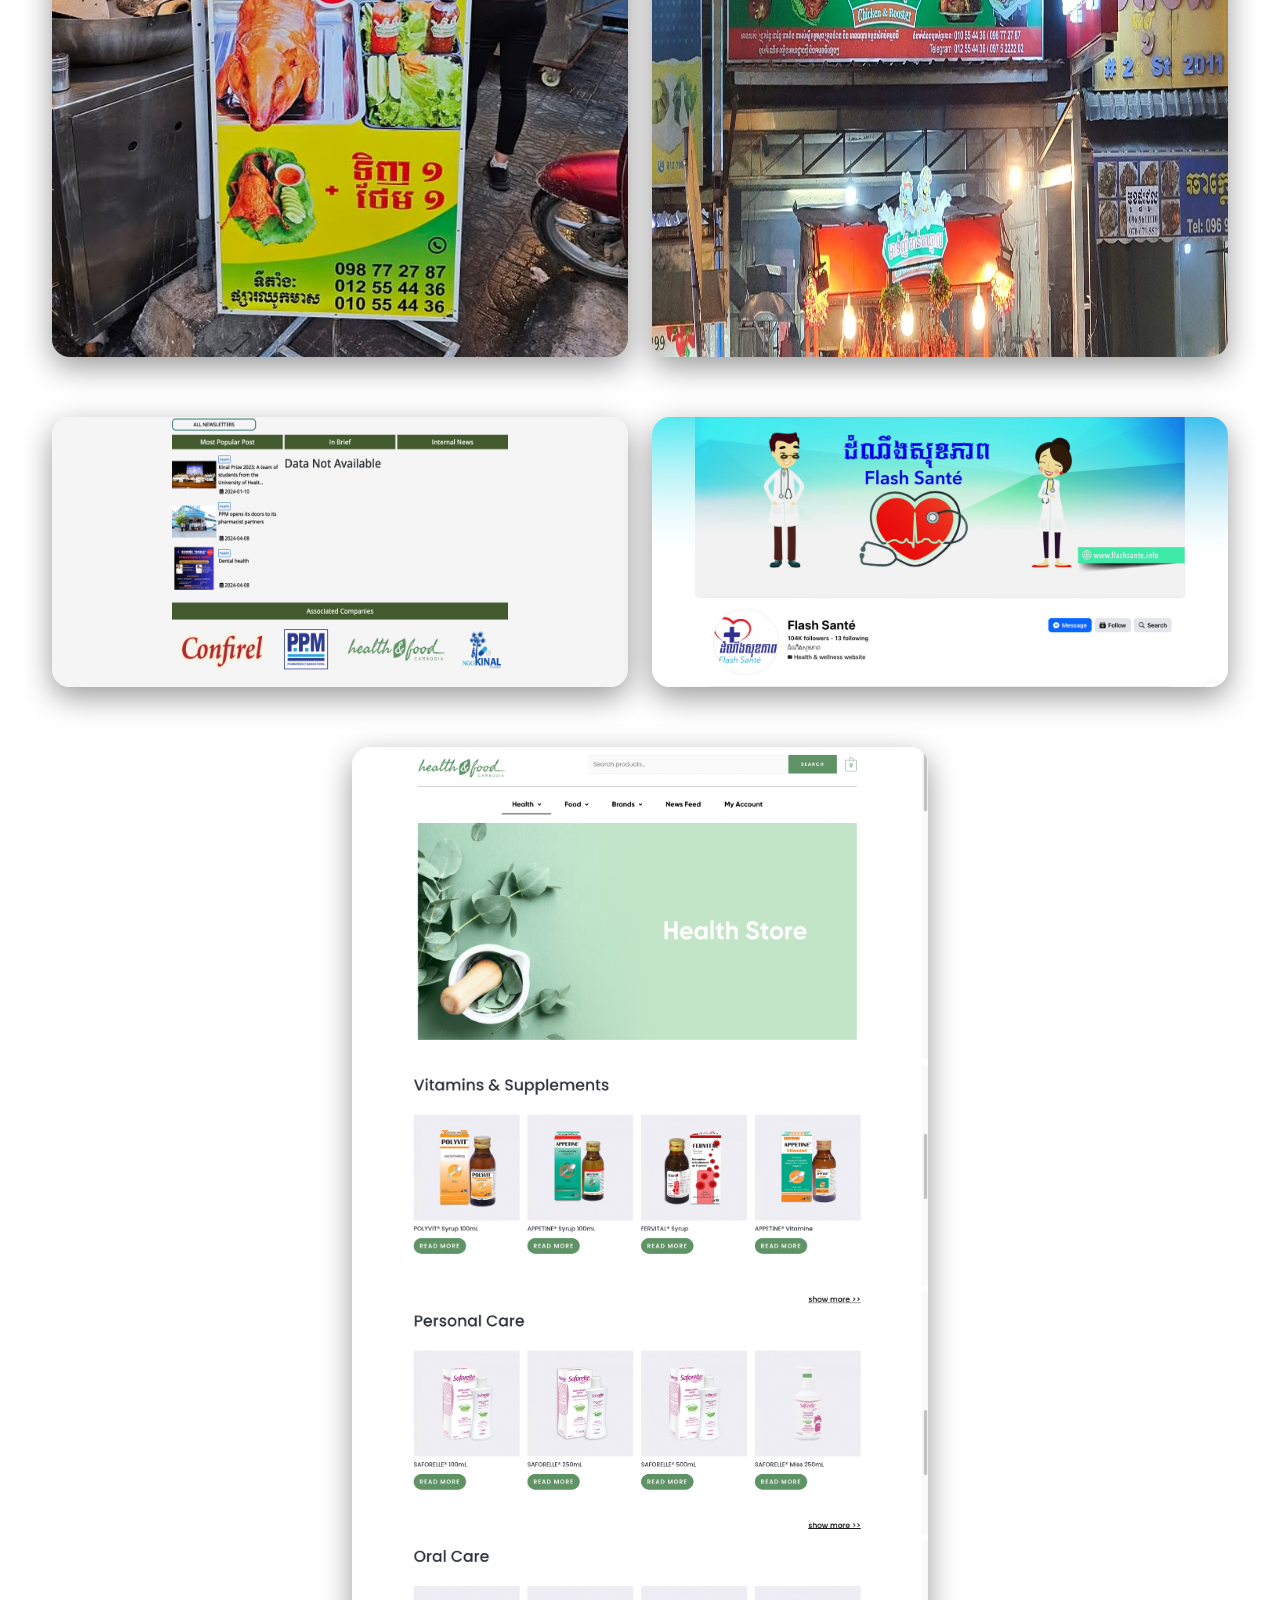
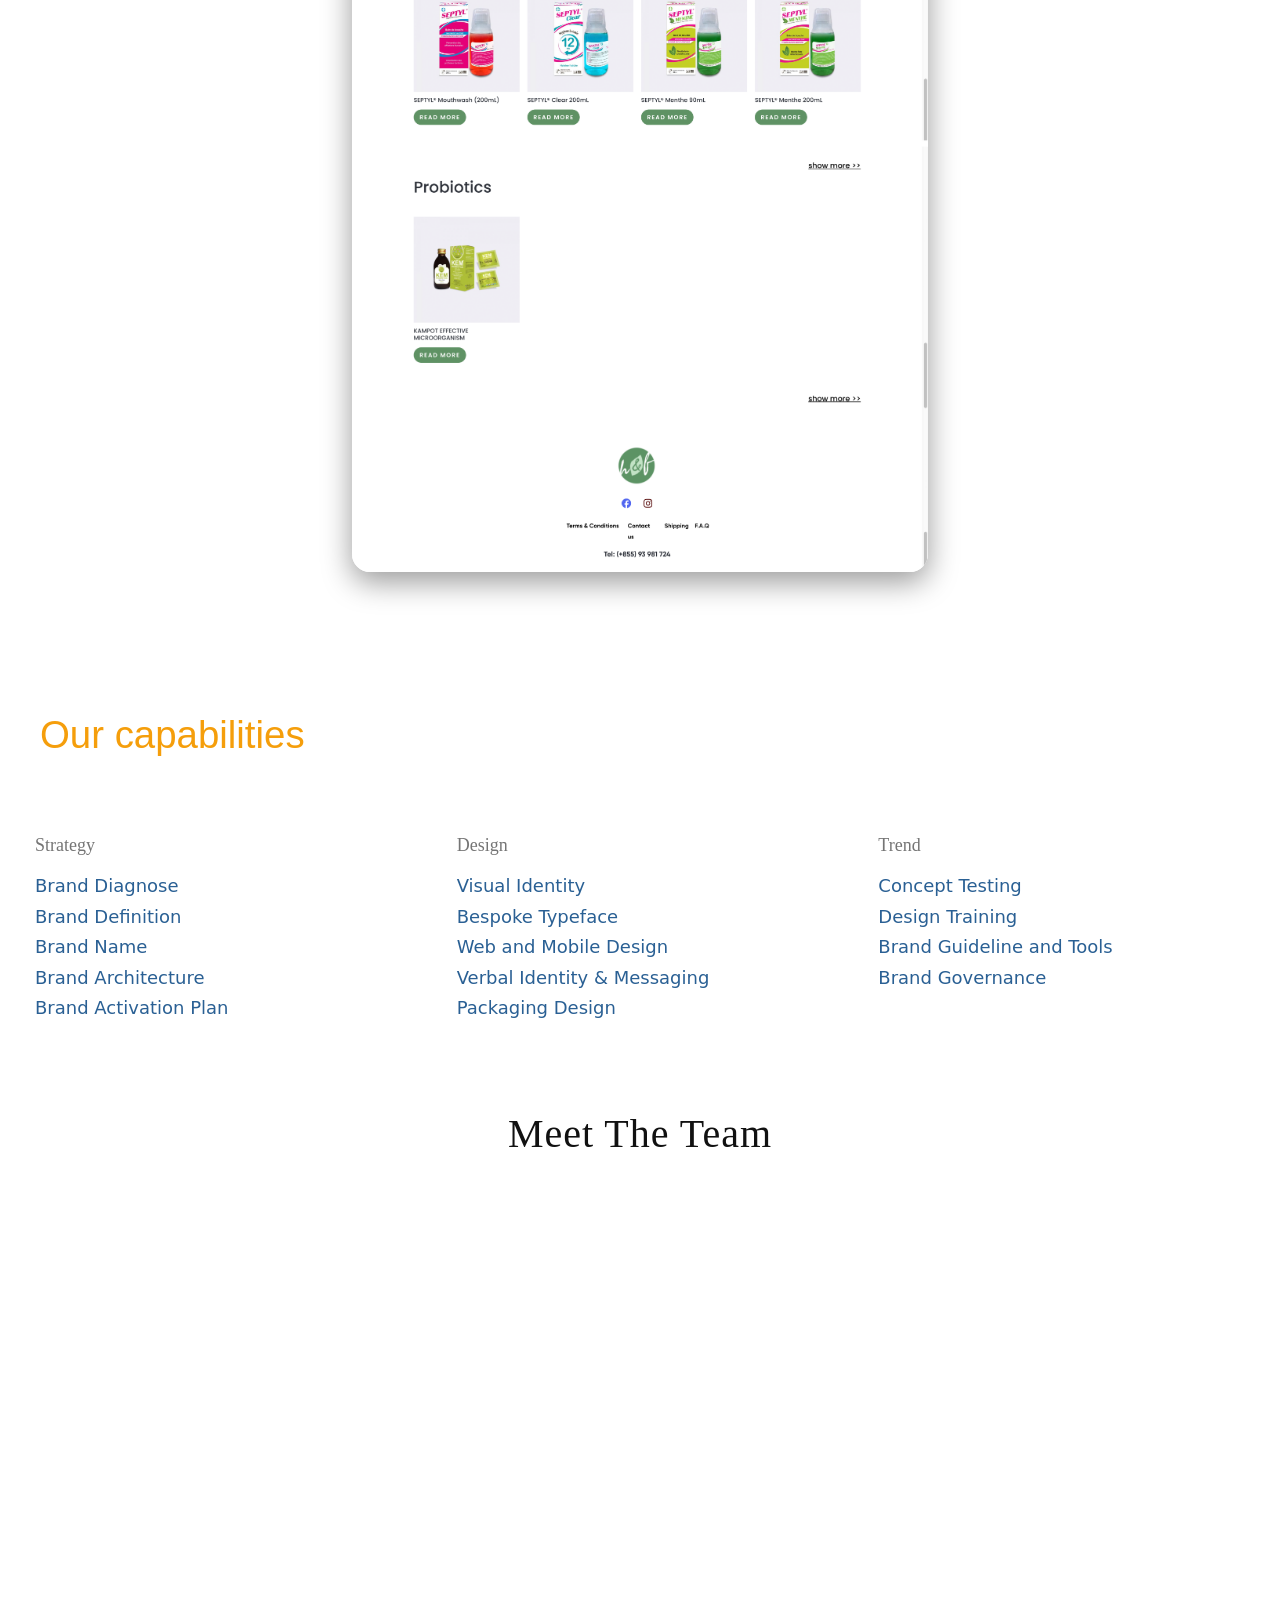
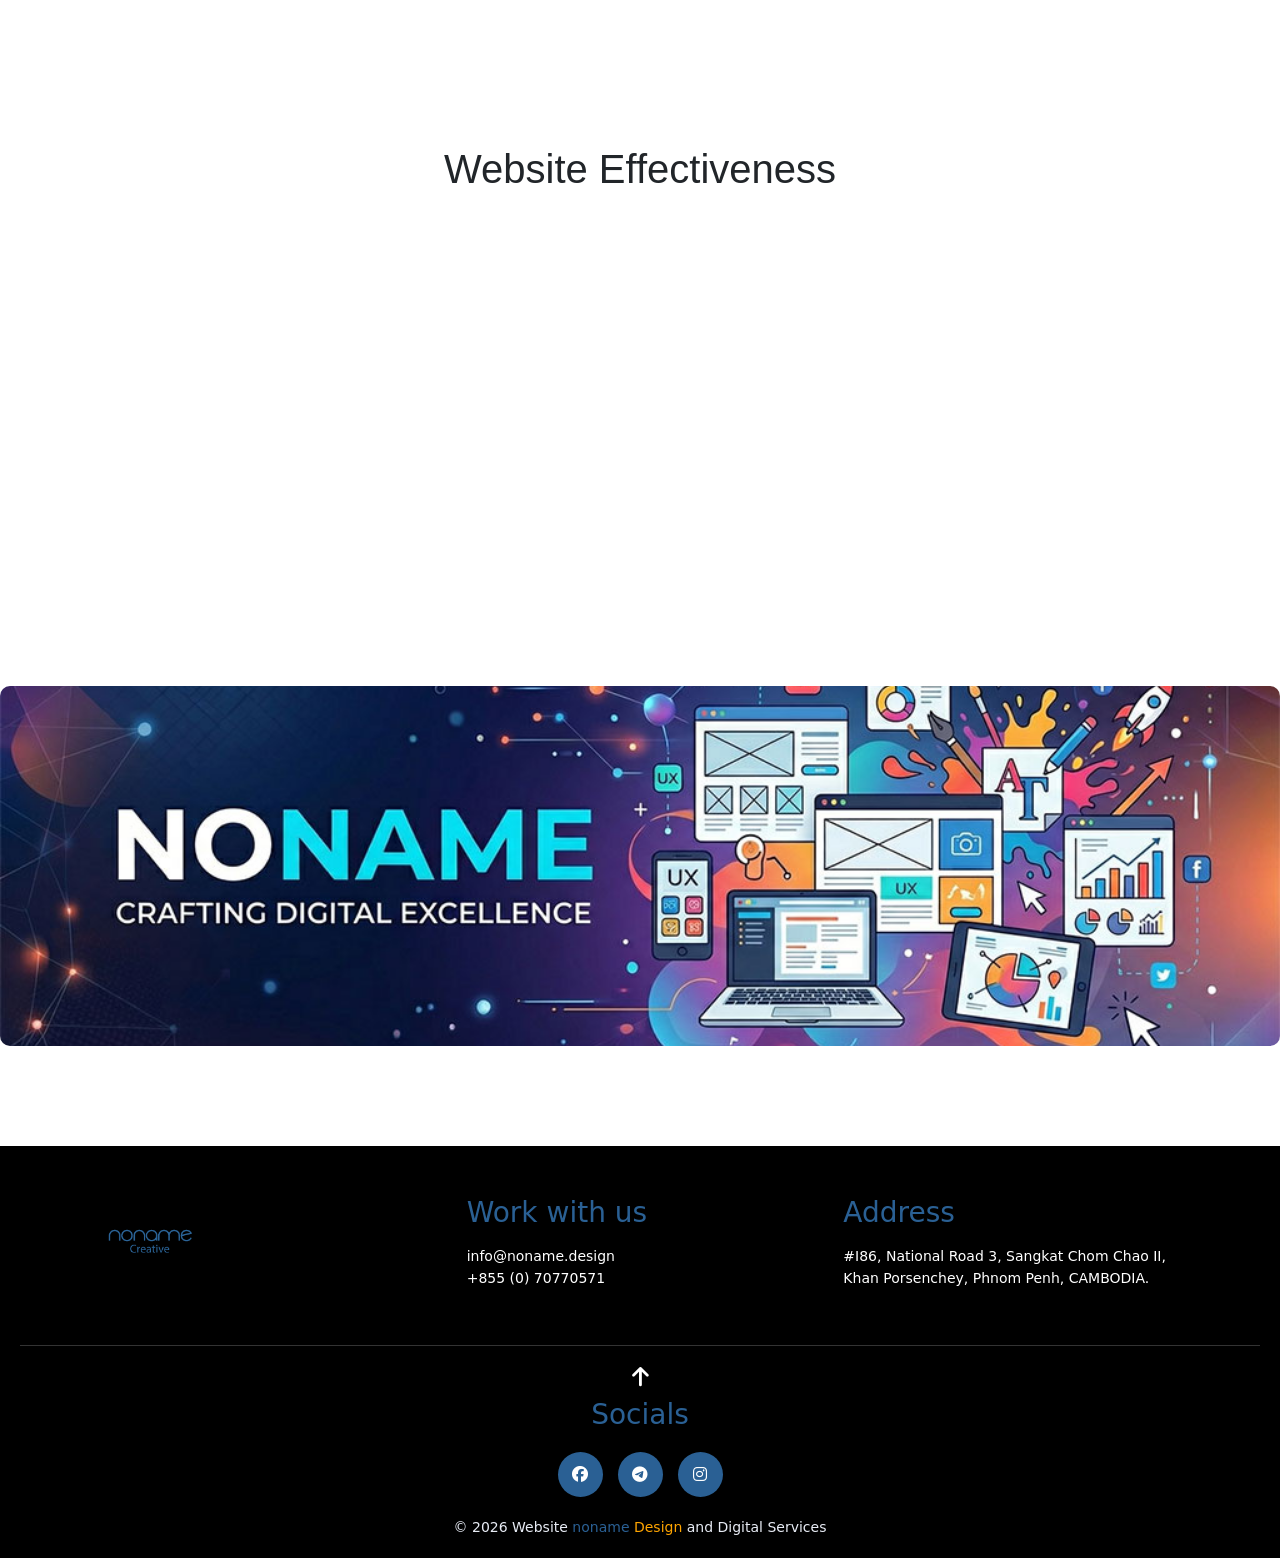
<file: studios.html>
<html lang="en">

<head>
  <meta charset="UTF-8">
  <meta name="viewport" content="width=device-width, initial-scale=1.0">
  <title>noname Studios</title>
  <!-- icon -->
  <link rel="stylesheet" href="https://cdnjs.cloudflare.com/ajax/libs/font-awesome/6.7.2/css/all.min.css"
    integrity="sha512-E. vv84Mr4kqVGRNSgIGL/F/aIDqQb7xQ2vcrdIwxfjThSH8CSR7PBEakCr51Ck+w+/U6swU2Im1vVX0SVk9ABhg=="
    crossorigin="anonymous" referrerpolicy="no-referrer" />
  <link rel="stylesheet" href="./assets/css/studios.css">

  <!-- AOS CSS -->
  <link href="https://unpkg.com/aos@2.3.4/dist/aos.css" rel="stylesheet">
  <!-- Bootstrap -->
  <link href="https://cdn.jsdelivr.net/npm/bootstrap@5.3.3/dist/css/bootstrap.min.css" rel="stylesheet">

  <!-- Icons -->
  <link href="https://cdn.jsdelivr.net/npm/bootstrap-icons/font/bootstrap-icons.css" rel="stylesheet">

  <!-- Font Awesome -->
  <link rel="stylesheet" href="https://cdnjs.cloudflare.com/ajax/libs/font-awesome/6.5.0/css/all.min.css">
</head>

<body id="body">
  <!-- NAVBAR -->
  <nav class="navbar navbar-expand-lg px-3">
    <div class="container-fluid">
      <!-- Logo -->
      <a class="navbar-brand d-flex align-items-center gap-2" href="./index.html">
        <img src="./assets/image/noname.png" class="logo-img">
      </a>
      <!-- Desktop Menu -->
      <div class="collapse navbar-collapse justify-content-center d-none d-lg-flex">
        <ul class="navbar-nav gap-4">
          <li class="nav-item">
            <a class="nav-link" href="./index.html">
              <i class="bi bi-house"></i>
              <span id="homeText">Home</span>
            </a>
          </li>
          <li class="nav-item">
            <a class="nav-link" href="./projects.html">
              <i class="bi bi-kanban"></i>
              <span id="projectText">Projects</span>
            </a>
          </li>
          <li class="nav-item">
            <a class="nav-link active" href="./studios.html">
              <i class="bi bi-camera"></i>
              <span id="studioText">Studio</span>
            </a>
          </li>
          <li class="nav-item">
            <a class="nav-link" href="./insightss.html">
              <i class="bi bi-bar-chart"></i>
              <span id="insightText">Insights</span>
            </a>
          </li>
          <li class="nav-item">
            <a class="nav-link" href="./contacts.html">
              <i class="bi bi-envelope"></i>
              <span id="contactText">Contact</span>
            </a>
          </li>
        </ul>
      </div>
      <!-- Language Dropdown -->
      <div class="lang-dropdown">
        <i class="fa-solid fa-globe"></i>
        <select id="languageSelect" onchange="changeLanguage()">
          <option value="en">English</option>
          <option value="km">ខ្មែរ</option>
        </select>
      </div>
      <!-- Actions -->
      <div class="d-flex align-items-center gap-2 header-actions">
        <button onclick="toggleMode()">
          <i class="bi bi-moon"></i>
        </button>
        <button class="d-lg-none" data-bs-toggle="offcanvas" data-bs-target="#mobileMenu">
          <i class="bi bi-list"></i>
        </button>
      </div>
    </div>
  </nav>
  <!-- MOBILE MENU -->
  <div class="offcanvas offcanvas-start" id="mobileMenu" style="margin-top: 82px;">
    <div class="offcanvas-header">
      <h5 id="mobileMenuTitle">Menu</h5>
      <button class="btn-close" data-bs-dismiss="offcanvas"></button>
    </div>
    <div class="offcanvas-body">
      <div class="list-group">
        <!-- HOME -->
        <a class="list-group-item list-group-item-action d-flex align-items-center gap-2" href="./index.html">
          <i class="bi bi-house"></i>
          <span id="mobileHome">
            Home
          </span>
        </a>
        <!-- PROJECTS -->
        <a class="list-group-item list-group-item-action d-flex align-items-center gap-2" href="./projects.html">
          <i class="bi bi-kanban"></i>
          <span id="mobileProjects">
            Projects
          </span>
        </a>
        <!-- STUDIO -->
        <a class="list-group-item list-group-item-action d-flex align-items-center gap-2" href="./studios.html">
          <i class="bi bi-camera"></i>
          <span id="mobileStudio">
            Studio
          </span>
        </a>
        <!-- INSIGHTS -->
        <a class="list-group-item list-group-item-action d-flex align-items-center gap-2" href="./insightss.html">
          <i class="bi bi-bar-chart"></i>
          <span id="mobileInsights">
            Insights
          </span>
        </a>
        <!-- CONTACT -->
        <a class="list-group-item list-group-item-action d-flex align-items-center gap-2" href="./contacts.html">
          <i class="bi bi-envelope"></i>
          <span id="mobileContact">
            Contact
          </span>
        </a>
      </div>
    </div>
  </div>

  <!-- ការដាក់រូបភាពជាក្បាល Webpage -->
  <section class="hero-wrapper">
    <div class="hero-bg">
      <div class="hero-glow hero-glow--primary"></div>
      <div class="hero-glow hero-glow--secondary"></div>
    </div>
    <section class="hero-section" data-aos="fade-up" data-aos-duration="1000">
      <div class="hero-badge" data-aos="zoom-in" data-aos-delay="200" id="ST1">
        Digital Studio • Creative Agency
      </div>
      <h1 id="ExPre"
        style="margin-top: 22px; font-size: clamp(30px, 6vw, 70px); line-height: 1.15; color: var(--text); font-weight: 900;"
        data-aos="fade-up" data-aos-delay="400">
        Build <span>Modern</span><br>
        Studio Experience
      </h1>
      <p data-aos="fade-up" data-aos-delay="600" id="Height">
        We design and develop high-performance websites, mobile apps, and digital experiences with modern UI/UX systems
        built for scale.
      </p>
    </section>
  </section>


  <!-- text bottom slider  -->
  <div class="build">
    <h2 id="text">
      We are a design company specializing in strategy, brand identity, and typeface design.
      We use strategy and creativity to produce work that creates impact with longevity.
      To help build brands that matter, transform communities, and bring positive changes. ✨
    </h2>
  </div>


  <div class="image-wrapper">

    <div class="image-container">
      <img src="./assets/image/digital-center.jpg" class="left" alt="">
      <img src="./assets/image/sal-big.jpg" class="right" alt="">
    </div>

    <div class="image-container">
      <img src="./assets/image/block.png" class="right" alt="">
      <img src="./assets/image/kamder-center.jpg" class="left" alt="">
    </div>

    <div class="image-container">
      <img src="./assets/image/chicken-rooster.png" class="right" alt="">
      <img src="./assets/image/nights.png" class="left" alt="">
    </div>

    <div class="image-container">
      <img src="./assets/image/health-1.png" class="right" alt="">
      <img src="./assets/image/information.png" class="left" alt="">
    </div>

    <div class="image-container">
      <img src="./assets/image/health.png" class="right" alt="">
    </div>

  </div>



  <div class="our">
    <h1 id="Our">Our capabilities</h1>
  </div>

  <div class="all-text">

    <div class="col">
      <p class="title" id="St">Strategy</p>
      <p class="content">
        <span id="Brand">Brand Diagnose</span><br>
        <span id="De">Brand Definition</span><br>
        <span id="Save">Brand Name</span> <br>
        <span id="A">Brand Architecture</span> <br>
        <span id="B">Brand Activation Plan</span>
      </p>
    </div>

    <div class="col">
      <p class="title" id="C">Design</p>
      <p class="content">
        <span id="D">Visual Identity</span> <br>
        <span id="E"> Bespoke Typeface</span> <br>
        <span id="F">Web and Mobile Design</span> <br>
        <span id="G">Verbal Identity & Messaging</span> <br>
        <span id="H">Packaging Design</span>
      </p>
    </div>

    <div class="col">
      <p class="title" id="I">Trend</p>
      <p class="content">
        <span id="J">Concept Testing</span> <br>
        <span id="K">Design Training</span> <br>
        <span id="L">Brand Guideline and Tools</span> <br>
        <span id="M"> Brand Governance</span>
      </p>
    </div>
  </div>


  <!-- Meet the team work -->
  <section class="team-section">

    <h1 class="team-title" id="Tes">Meet The Team</h1>

    <div class="cards">

      <!-- 1 RIGHT -->
      <div class="team-card right">
        <img src="./assets/image/thavong-teacher.png">
        <div class="bigtext">
          <h2 id="O">Veng Thavong</h2>
          <h3 id="P">Deployment and Maintenance</h3>
          <p>
            <span id="Q">Role: Deployment and Maintenance Engineer / DevOps Specialist
              Education: Master’s Degree in Computer Science or Information and Communication Technology (ICT)
              Experience: 10 Years in the Tech Industry (Cloud Infrastructure Management, System Deployment, and
              Technical
              Troubleshooting)
              Core Competencies
              1. System Deployment & Automation
              Release Management: Organizing and coordinating the process of migrating code or applications from the
              staging/development phase to live production servers safely, ensuring zero disruption to services.
              Deployment Automation: Building and managing automated Continuous Integration and Continuous Deployment
              (CI/CD) pipelines to accelerate feature releases for apps or websites while significantly minimizing human
              errors.</span> <br>
            <span id="Em">2. System Maintenance & Monitoring
              System Monitoring: Setting up advanced monitoring tools to track overall infrastructure health—such as
              system speed, storage capacity, and security metrics—to proactively identify and resolve anomalies before
              they impact end-users.
              System Upgrades & Patching: Managing data backup protocols, routine operating system updates (Server OS
              updates), and vulnerability patching to fortify the infrastructure against cyber security threats.</span>
          </p>
        </div>
      </div>

      <!-- 2 LEFT -->
      <div class="team-card left">
        <img src="./assets/image/heang.jpg">
        <div class="bigtext">
          <h2 id="R">Phan Heang</h2>
          <h3 id="S">Coding & Testing</h3>
          <p>
            <span id="T">Role: Software Developer & QA Tester
              Education: Master’s Degree in Computer Science or Information and Communication Technology (ICT)
              Experience: 8 Years in the Tech Industry (Software Development, Automation Testing, and Quality Assurance)
              Core Competencies
              1. Creative Coding & Development
              Software Development: Capable of writing code, building new features, and troubleshooting technical system
              issues to effectively meet business requirements.
              Logic & Clean Code: Focused on writing well-structured, easy-to-understand, and clean code that ensures
              smooth maintenance and seamless scalability in the future.</span><br>
            <span id="T1">2. Software Testing & QA
              Bug Detection: Conducting thorough manual testing to discover system gaps, anomalies, and vulnerabilities
              before the product is officially deployed to customers.
              Automation Testing: Creating and writing automation scripts to optimize testing workflows, reduce overall
              time-to-market, and guarantee a high level of technical accuracy.</span>
          </p>
        </div>
      </div>

      <!-- 3 LEFT -->
      <div class="team-card right">
        <img src="./assets/image/seyha.jpg">
        <div class="bigtext">
          <h2 id="U">Mang Seyha</h2>
          <h3 id="Choose">UX/UI Designer</h3>
          <p><span id="MKoo">Role: UX/UI Designer / Product Designer
              Education: Master’s Degree in Computer Science or Information and Communication Technology (ICT)
              Experience: 6 Years in the Tech Industry (Software Development, QA Testing, Automation, and UX/UI Design)
              Core Competencies
              1. User Experience (UX) Research & Design
              User Pain Point Analysis: Leveraging meticulous analytical skills developed in Quality Assurance (QA) and
              Software Testing to identify system friction, user bottlenecks, and usability gaps in web and mobile
              applications.
              User Flows & Information Architecture: Designing intuitive, streamlined user journeys and information
              structures based on data-driven research to maximize user engagement and efficiency.</span> <br>
            <span id="UTP">2. User Interface (UI) Design & Systems
              Visual Design & Prototyping: Crafting high-fidelity visual designs, clean wireframes, and interactive,
              dynamic prototypes that bring digital concepts to life.
            </span>
          </p>
        </div>
      </div>

      <!-- 4 RIGHT -->
      <div class="team-card left">
        <img src="./assets/image/sophat.png">
        <div class="bigtext">
          <h2 id="Sek">Choun Sophat</h2>
          <h3 id="Plan">Planning & Analysis</h3>
          <p><span id="X">Role: Product Planning & Systems Analyst
              Education: Master’s Degree in Computer Science or Information and Communication Technology (ICT)
              Experience: 8 Years in the Tech Industry (Project Management, Systems Analysis, and Quality Assurance)
              Core Competencies
              1. Business & Systems Analysis
              Requirements Gathering: Researching and analyzing client needs and business goals, and translating them
              into
              detailed Functional Specifications for UX/UI design and development teams to execute.
              Feasibility Analysis: Evaluating system gaps, technical feasibility, and potential project risks prior to
              kickoff to minimize development delays and post-launch defects (bugs).</span> <br>
            <span id="Y">2. Product Planning & Strategy
              Roadmap Planning: Strategizing and mapping out project timelines, phases, and milestones in perfect
              alignment with company resources and target deadlines.
              Sprint & Process Optimization: Organizing and coordinating daily team workflows utilizing modern
              methodologies (Agile/Scrum) to ensure efficient, high-quality, and on-time product delivery.
            </span>
          </p>
        </div>
      </div>

      <!-- 5 LEFT -->
      <div class="team-card right">
        <img src="./assets/image/hout.png">
        <div class="bigtext">
          <h2 id="Z">Cheat Langhout</h2>
          <h3 id="Plan1">Planning & Analysis</h3>
          <p><span id="X1">Role: Product Planning & Systems Analyst
              Education: Master’s Degree in Computer Science or Information and Communication Technology (ICT)
              Experience: 9 Years in the Tech Industry (Project Management, Systems Analysis, and Quality Assurance)
              Core Competencies
              1. Business & Systems Analysis
              Requirements Gathering: Researching and analyzing client needs and business goals, and translating them
              into
              detailed Functional Specifications for UX/UI design and development teams to execute.
              Feasibility Analysis: Evaluating system gaps, technical feasibility, and potential project risks prior to
              kickoff to minimize development delays and post-launch defects (bugs).</span> <br>
            <span id="Y1">2. Product Planning & Strategy
              Roadmap Planning: Strategizing and mapping out project timelines, phases, and milestones in perfect
              alignment with company resources and target deadlines.
              Sprint & Process Optimization: Organizing and coordinating daily team workflows utilizing modern
              methodologies (Agile/Scrum) to ensure efficient, high-quality, and on-time product delivery.
            </span>
          </p>
        </div>
      </div>

    </div>





    <!-- icon -->
    <h1 class="section-title" id="Eff">Website Effectiveness</h1>

    <section class="benefits-container">

      <div class="benefit-card is-hidden">
        <div class="benefit-icon">
          <i class="fas fa-comments"></i>
        </div>
        <h3 id="Com">Fast Communication</h3>
        <p id="Enda">Websites enable communication and allow users to access information quickly and efficiently.</p>
      </div>

      <div class="benefit-card is-hidden">
        <div class="benefit-icon">
          <i class="fas fa-shield-alt"></i>
        </div>
        <h3 id="Bbuild">Build Trust</h3>
        <p id="Well">A well-designed website increases credibility and builds customer confidence.</p>
      </div>

      <div class="benefit-card is-hidden">
        <div class="benefit-icon">
          <i class="fas fa-code"></i>
        </div>
        <h3 id="Cus">Custom Web Solutions</h3>
        <p id="Design">We design and develop modern websites and web applications tailored to your business needs.</p>
      </div>

    </section>


    <!-- image bottom -->
    <section class="head">
      <img src="assets/image/even.jpg" alt="Hero Image">
    </section>

    <!-- Footer HTML -->
    <footer>
      <!-- TOP SECTION -->
      <div class="footer-top">
        <!-- Logo -->
        <div class="footer-box">
          <div class="logo">
            <img src="./assets/image/noname.png" alt="logo">
          </div>
        </div>
        <!-- Work with us -->
        <div class="footer-box">
          <h3 id="WorkWith">Work with us</h3>
          <p id="InFo">info@noname.design<br>+855 (0) 70770571</p>
        </div>
        <!-- Address -->
        <div class="footer-box">
          <h3 id="Address">Address</h3>
          <p id="National">#I86, National Road 3, Sangkat Chom Chao II,<br>Khan Porsenchey, Phnom Penh, CAMBODIA.</p>
        </div>
      </div>
      <div class="divider"></div>
      <!-- BOTTOM SECTION -->
      <div class="footer-bottom">
        <div class="scroll-top" onclick="scrollToTop()">
          <i class="fas fa-arrow-up"></i>
        </div>
        <h3 id="Socials">Socials</h3>
        <div class="socials">
          <a href="https://fb.com/noname" target="_blank"><i class="fab fa-facebook"></i></a>
          <a href="https://t.me/noname" target="_blank"><i class="fab fa-telegram"></i></a>
          <a href="https://instagram.com/noname" target="_blank"><i class="fab fa-instagram"></i></a>
        </div>
        <div class="copyright" id="Noname">
          © 2026 Website<span class="highlight"> noname </span><span class="design">Design</span> and <span>Digital
            Services</span>
        </div>
      </div>
    </footer>
    <!-- AOS JS -->
    <script src="https://unpkg.com/aos@2.3.4/dist/aos.js"></script>
    <!-- Bootstrap JS -->
    <script src="https://cdn.jsdelivr.net/npm/bootstrap@5.3.3/dist/js/bootstrap.bundle.min.js"></script>
    <!-- style Js -->
    <script src="./assets/js/studio.js" defer></script>
</body>

</html>
</file>
<file: assets/css/contacts.css>
/* Core variables */
:root {
  --bg: #0b0f1a;
  --text: #e8ecf5;
  --text-2: #cbd3e6;
  --accent: #9ef0ff;
  --success: #34d399;
  --danger: #ef4444;
  --warning: #f59e0b;
  --muted: #8a93a9;
  --border: #2a3553;
  --noname: #2A6094;
  --gray: rgb(117, 117, 117);
}

/* ================= RESET (IMPORTANT) ================= */
html,
body {
  font-family: Khmer OS Battambang;
  margin: 0;
  padding: 0;
  height: 100%;
  background: #f8fafc;
  color: #0f172a;
}

/* ================= BODY SPACING FOR FIXED NAV ================= */
body {
  padding-top: 70px;
  transition: 0.3s;
}

/* ================= NAVBAR ================= */
.navbar {
  position: fixed !important;
  top: 0;
  left: 0;
  width: 100%;
  z-index: 999999;

  background: rgba(255, 255, 255, 0.9);
  backdrop-filter: blur(12px);
  -webkit-backdrop-filter: blur(12px);

  box-shadow: 0 2px 12px rgba(0, 0, 0, 0.08);
}

/* ================= LOGO ================= */
.logo-img {
  width: 88px;
  height: auto;
  border-radius: 10px;
}

/* ================= MENU LINKS ================= */
.nav-link {
  font-family: Khmer OS Battambang;
  font-size: 14px;
  font-weight: 500;
  color: #555 !important;
  display: flex;
  align-items: center;
  gap: 6px;
  position: relative;
  transition: 0.2s;
}

.nav-link i {
  font-size: 16px;
}

/* Hover */
.nav-link:hover {
  color: #6a5cff !important;
}

/* Active */
.nav-link.active {
  color: #6a5cff !important;
  font-weight: 600;
}

.nav-link.active::after {
  content: "";
  position: absolute;
  bottom: -6px;
  left: 0;
  width: 100%;
  height: 2px;
  background: #6a5cff;
  border-radius: 5px;
}

/* ================= BUTTONS ================= */
.header-actions button {
  width: 38px;
  height: 38px;

  border-radius: 10px;
  border: 1px solid #ddd;
  background: white;

  display: flex;
  align-items: center;
  justify-content: center;

  transition: 0.2s;
}

/* ================= OFFCANVAS ================= */
.offcanvas {
  width: 260px;
  margin-top: 95px;
}

/* ================= DARK MODE ================= */
.dark-mode {
  background: #121212;
  color: white;
}

.dark-mode .navbar {
  background: rgba(30, 30, 30, 0.9) !important;
}

.dark-mode .nav-link {
  color: #ccc !important;
}

.dark-mode .nav-link.active::after {
  background: #8f7bff;
}

.dark-mode .header-actions button {
  background: #2a2a2a;
  border: 1px solid #444;
  color: white;
}

.dark-mode .offcanvas {
  background: #1e1e1e;
  color: white;
}

.dark-mode .list-group-item {
  background: transparent;
  color: #ddd;
  border: none;
}

.dark-mode .list-group-item:hover {
  background: #2a2a2a;
}

.dark-mode .lang-dropdown,
.dark-mode .lang-dropdown i,
.dark-mode .lang-dropdown select {
  color: white;
}

.dark-mode .lang-dropdown {
  background: #111;
}

/* =========================
       LANGUAGE DROPDOWN
    ========================= */

.lang-dropdown {
  display: flex;
  align-items: center;
  gap: 10px;
  background: none;
  padding: 10px 15px;
  border-radius: 8px;
  border: 1px solid #ddd;
  margin-right: 10px;
}

.lang-dropdown i {
  color: var(--bg);
  font-size: 16px;
}

.lang-dropdown select {
  background: transparent;
  border: none;
  color: var(--bg);
  font-size: 15px;
  outline: none;
  cursor: pointer;
}

.lang-dropdown option {
  color: #000;
}

/* ================= RESPONSIVE ================= */
@media (max-width: 991px) {
  body {
    padding-top: 65px;
  }

  .header-actions button {
    width: 36px;
    height: 36px;
  }
}

@media (max-width: 768px) {
  body {
    padding-top: 55px;
    font-size: 14px;
  }

  .navbar {
    padding: 8px 12px;
  }

  .header-actions button {
    width: 32px;
    height: 32px;
  }

  .logo-img {
    width: 70px;
  }

  h1 {
    font-size: 1.8rem;
  }

  h2 {
    font-size: 1.4rem;
  }

  h3 {
    font-size: 1.2rem;
  }
}

@media (max-width: 480px) {
  .navbar {
    padding: 5px 10px;
  }

  .header-actions {
    gap: 5px;
  }

  .header-actions button {
    width: 30px;
    height: 30px;
  }

  body {
    font-size: 13px;
  }

  h1 {
    font-size: 1.6rem;
  }

  h2 {
    font-size: 1.3rem;
  }

  h3 {
    font-size: 1.1rem;
  }
}

/* Responsive offcanvas */
@media (max-width: 768px) {
  .offcanvas {
    margin-top: 60px;
  }
}




/* minimap and contact */
/* HERO */
.contact-hero {
  min-height: 70vh;
  display: flex;
  align-items: center;
  justify-content: center;
  text-align: center;
  padding: 100px 20px;
  position: relative;
  overflow: hidden;
  background: linear-gradient(
    135deg,
    #f8fafc 0%,
    #eef4ff 50%,
    #ffffff 100%
  );
}

/* Blue Glow */
.contact-hero::before {
  content: "";
  position: absolute;
  width: 600px;
  height: 600px;
  background: rgba(37, 99, 235, 0.15);
  border-radius: 50%;
  filter: blur(120px);
  top: -200px;
  left: -150px;
}

/* Purple Glow */
.contact-hero::after {
  content: "";
  position: absolute;
  width: 550px;
  height: 550px;
  background: rgba(168, 85, 247, 0.12);
  border-radius: 50%;
  filter: blur(120px);
  bottom: -200px;
  right: -150px;
}

/* Grid Pattern */
.contact-hero .grid-bg {
  position: absolute;
  inset: 0;
  background-image:
    linear-gradient(rgba(0,0,0,.04) 1px, transparent 1px),
    linear-gradient(90deg, rgba(0,0,0,.04) 1px, transparent 1px);
  background-size: 50px 50px;
  z-index: 1;
}

.hero-content {
  position: relative;
  z-index: 2;
  max-width: 850px;
}

.hero-content h1 {
  font-size: clamp(2.5rem, 6vw, 4.8rem);
  color: #0f172a;
  margin-bottom: 25px;
  line-height: 1.1;
  font-weight: 800;
}

.hero-content p {
  font-size: 1.15rem;
  color: #475569;
  line-height: 1.8;
  max-width: 700px;
  margin: auto;
}

/* Floating Circle */
.circle-1,
.circle-2 {
  position: absolute;
  border-radius: 50%;
  z-index: 1;
}

.circle-1 {
  width: 120px;
  height: 120px;
  border: 2px solid rgba(37, 99, 235, .15);
  top: 20%;
  right: 12%;
}

.circle-2 {
  width: 80px;
  height: 80px;
  border: 2px solid rgba(168, 85, 247, .15);
  bottom: 25%;
  left: 10%;
}


/* subtle hover interaction */
.hero-content h1 {
  transition: transform 0.3s ease;
}

.contact-hero:hover .hero-content h1 {
  transform: scale(1.02);
}

/* CONTACT */
.contact-wrapper {
  width: 90%;
  max-width: 1100px;
  margin: auto;
  margin-top: -60px;
  position: relative;
  z-index: 5;
}

.contact-grid {
  display: grid;
  grid-template-columns: 1fr;
}

/* CARD */
.contact-card {
  background: #ffffff;
  border: 1px solid #e2e8f0;
  border-radius: 24px;
  padding: 35px;
  box-shadow: 0 10px 30px rgba(0, 0, 0, 0.05);

  opacity: 0;
  transform: translateY(40px);
  transition: 0.8s ease;
}

.contact-card.show {
  opacity: 1;
  transform: translateY(0);
}

.contact-card:hover {
  transform: translateY(-6px);
}

/* INFO */
.contact-info h2 {
  font-size: 2rem;
  margin-bottom: 15px;
  color: #0f172a;
}

.contact-info p {
  color: #64748b;
  line-height: 1.7;
  margin-bottom: 25px;
}

.info-box {
  display: flex;
  align-items: flex-start;
  gap: 15px;
  margin-top: 25px;
}

/* ICON */
.info-icon {
  width: 50px;
  height: 50px;
  flex-shrink: 0;

  display: flex;
  align-items: center;
  justify-content: center;

  border-radius: 12px;
  background: #eef4ff;
  color: #2563eb;

  font-size: 18px;

  transition: all 0.3s ease;
  cursor: pointer;
}

/* hover effect */
.info-box:hover .info-icon {
  background: #2563eb;
  color: #fff;
  transform: translateY(-3px) scale(1.08);
  box-shadow: 0 10px 20px rgba(37, 99, 235, 0.25);
}

/* TEXT */
.info-text h4 {
  margin: 0;
  font-size: 16px;
  color: #0f172a;
}

.info-text span {
  display: block;
  font-size: 14px;
  color: #64748b;
  margin-top: 4px;
  line-height: 1.6;
}

.call-link {
  display: inline-block;
  margin-top: 4px;
  color: #2563eb;
  font-weight: 600;
  text-decoration: none;
}

/* MAP */
.map-section {
  width: 90%;
  max-width: 1100px;
  margin: 70px auto;
}

.map-box {
  border-radius: 24px;
  overflow: hidden;
  border: 1px solid #e2e8f0;
  box-shadow: 0 10px 30px rgba(0, 0, 0, 0.05);

  opacity: 0;
  transform: translateY(40px);
  transition: 1s ease;
}

.map-box.show {
  opacity: 1;
  transform: translateY(0);
}

.map-box iframe {
  width: 100%;
  height: 450px;
  border: none;
}


/* MOBILE */
@media(max-width:768px) {
  .contact-card {
    padding: 22px;
  }
}



/* map  */
.map a {
  display: block;
  margin-top: 10px;
  text-align: center;
  text-decoration: none;
  color: #2A6094;
  font-weight: bold;
  font-family: 'Segoe UI', Tahoma, Geneva, Verdana, sans-serif;
  font-size: 30px;
}

/* Responsive map */
@media (max-width: 768px) {
  .map a {
    font-size: 20px;
  }
}

@media (max-width: 480px) {
  .map a {
    font-size: 16px;
  }
}


/* Footer CSS */
footer {
  background: black;
  padding: 50px 20px 20px;
}

.footer-top {
  display: flex;
  justify-content: space-between;
  flex-wrap: wrap;
  gap: 30px;
  max-width: 1100px;
  margin: auto;
}

.footer-box {
  flex: 1 1 250px;
}

.logo {
  display: flex;
  align-items: center;
  gap: 10px;
}

.logo img {
  width: 120px;
  height: auto;
  object-fit: contain;
}

.logo span {
  display: block;
  font-size: 14px;
  color: #aaa;
}

.footer-box h3 {
  margin-bottom: 15px;
  font-weight: 500;
  color: var(--noname);
}

.footer-bottom h3 {
  margin-bottom: 15px;
  font-weight: 500;
  color: var(--noname);
}

.footer-box p {
  color: #ffffff;
  line-height: 1.6;
  font-size: 14px;
}

.divider {
  height: 1px;
  background: #333;
  margin: 40px 0 20px;
}

.footer-bottom {
  text-align: center;
}

.socials {
  display: flex;
  justify-content: center;
  align-items: center;
  gap: 15px;
  margin-top: 20px;
}

.socials a {
  width: 45px;
  height: 45px;
  display: flex;
  justify-content: center;
  align-items: center;
  border-radius: 50%;
  background: var(--noname);
  color: white;
  text-decoration: none;
  transition: 0.3s;
}

.socials a:hover {
  transform: translateY(-3px);
  background-color: #1877f2;
}

.socials a:hover {
  transform: translateY(-3px);
}

.fa-facebook:hover {
  color: var(--text);
}

.fa-instagram:hover {
  color: var(--text);
}

.fa-telegram:hover {
  color: var(--text);
}

.copyright {
  font-size: 14px;
  color: var(--text);
  margin-top: 20px;
}

.highlight {
  color: var(--noname);
}

.design {
  color: orange;
}

.scroll-top {
  font-size: 22px;
  cursor: pointer;
  margin-bottom: 10px;
  display: inline-block;
  transition: 0.3s;
  color: white;
}

.scroll-top:hover {
  transform: translateY(-5px);
  color: #4da6ff;
}

/* Responsive */
@media (max-width: 768px) {
  .footer-top {
    flex-direction: column;
    text-align: center;
    gap: 20px;
  }

  .footer-box {
    flex: unset;
  }

  .logo img {
    margin: auto;
  }
}

/* Responsive */
@media (max-width: 1100px) {
  .features {
    grid-template-columns: repeat(2, 1fr);
  }

  .product-grid {
    grid-template-columns: repeat(3, 1fr);
  }

  .shop-controls {
    width: 100%;
  }
}

@media (max-width: 760px) {
  .header {
    grid-template-columns: auto auto auto;
  }

  .gallery img {
    grid-template-columns: auto auto auto;
  }

  .nav {
    display: none;
  }

  .hero-title {
    font-size: 36px;
  }

  .features c .product-grid {
    grid-template-columns: repeat(2, 1fr);
  }

  .footer {
    flex-direction: column;
    align-items: center;
  }

  .ealder-brother {
    text-align: centr;
  }

}

@media (max-width: 460px) {
  .product-grid {
    grid-template-columns: 1fr;
  }
}

/* Interaction when change Language */
.fade-in {
  animation: fadeInUp 0.5s ease both !important;
}
@keyframes fadeInUp {
  from {
    opacity: 0 !important;
    transform: translateY(10px);
  }
  to {
    opacity: 1 !important;
    transform: translateY(0);
  }
}
</file>
<file: assets/css/projects.css>
/* Core variables */
:root {
  --bg: #0b0f1a;
  --text: #e8ecf5;
  --text-2: #cbd3e6;
  --accent: #9ef0ff;
  --success: #34d399;
  --danger: #ef4444;
  --warning: #f59e0b;
  --muted: #8a93a9;
  --border: #2a3553;
  --noname: #2A6094;
  --gray: rgb(117, 117, 117);
}

/* ================= RESET (IMPORTANT) ================= */
html,
body {
  font-family: Khmer OS Battambang;
  margin: 0;
  padding: 0;
  height: 100%;  
  overflow-x: hidden;
}

/* ================= BODY SPACING FOR FIXED NAV ================= */
body {
  padding-top: 70px;
  transition: 0.3s;

}

/* ================= NAVBAR ================= */
.navbar {
  position: fixed !important;
  top: 0;
  left: 0;
  width: 100%;
  z-index: 999999;

  background: rgba(255, 255, 255, 0.9);
  backdrop-filter: blur(12px);
  -webkit-backdrop-filter: blur(12px);

  box-shadow: 0 2px 12px rgba(0, 0, 0, 0.08);
}

/* ================= LOGO ================= */
.logo-img {
  width: 88px;
  height: auto;
  border-radius: 10px;
}

/* ================= MENU LINKS ================= */
.nav-link {
  font-family: Khmer OS Battambang;
  font-size: 14px;
  font-weight: 500;
  color: #555 !important;
  display: flex;
  align-items: center;
  gap: 6px;
  position: relative;
  transition: 0.2s;
}

.nav-link i {
  font-size: 16px;
}

/* Hover */
.nav-link:hover {
  color: #6a5cff !important;
}

/* Active */
.nav-link.active {
  color: #6a5cff !important;
  font-weight: 600;
}

.nav-link.active::after {
  content: "";
  position: absolute;
  bottom: -6px;
  left: 0;
  width: 100%;
  height: 2px;
  background: #6a5cff;
  border-radius: 5px;
}

/* ================= BUTTONS ================= */
.header-actions button {
  width: 38px;
  height: 38px;
  border-radius: 10px;
  border: 1px solid #ddd;
  background: white;
  display: flex;
  align-items: center;
  justify-content: center;
  transition: 0.2s;
}

/* ================= OFFCANVAS ================= */
.offcanvas {
  width: 260px;
}

/* ================= DARK MODE ================= */
.dark-mode {
  background: #121212;
  color: white;
}

.dark-mode .navbar {
  background: rgba(30, 30, 30, 0.9) !important;
}

.dark-mode .nav-link {
  color: #ccc !important;
}

.dark-mode .nav-link.active::after {
  background: #8f7bff;
}

.dark-mode .header-actions button {
  background: #2a2a2a;
  border: 1px solid #444;
  color: white;
}

.dark-mode .offcanvas {
  background: #1e1e1e;
  color: white;
}

.dark-mode .list-group-item {
  background: transparent;
  color: #ddd;
  border: none;
}

.dark-mode .list-group-item:hover {
  background: #2a2a2a;
}

.dark-mode .lang-dropdown,
.dark-mode .lang-dropdown i,
.dark-mode .lang-dropdown select {
  color: white;
}

.dark-mode .lang-dropdown {
  background: #111;
}

/* =========================
       LANGUAGE DROPDOWN
    ========================= */
.lang-dropdown {
  display: flex;
  align-items: center;
  gap: 10px;
  background: none;
  padding: 10px 15px;
  border-radius: 8px;
  border: 1px solid #ddd;
  margin-right: 10px;
}

.lang-dropdown i {
  color: var(--bg);
  font-size: 16px;
}

.lang-dropdown select {
  background: transparent;
  border: none;
  color: var(--bg);
  font-size: 15px;
  outline: none;
  cursor: pointer;
}

.lang-dropdown option {
  color: #000;
}

/* ================= RESPONSIVE ================= */
@media (max-width: 991px) {
  body {
    padding-top: 65px;
  }

  .header-actions button {
    width: 36px;
    height: 36px;
  }
}

@media (max-width: 768px) {
  body {
    padding-top: 55px;
    font-size: 14px;
  }

  .navbar {
    padding: 8px 12px;
  }
  .header-actions button {
    width: 32px;
    height: 32px;
  }
  .logo-img {
    width: 70px;
  }
  h1 {
    font-size: 1.8rem;
  }
  h2 {
    font-size: 1.4rem;
  }
  h3 {
    font-size: 1.2rem;
  }
}
@media (max-width: 480px) {
  .navbar {
    padding: 5px 10px;
  }

  .header-actions {
    gap: 5px;
  }

  .header-actions button {
    width: 30px;
    height: 30px;
  }
  body {
    font-size: 13px;
  }

  h1 {
    font-size: 1.6rem;
  }

  h2 {
    font-size: 1.3rem;
  }

  h3 {
    font-size: 1.1rem;
  }
}
/* Responsive offcanvas */
@media (max-width: 768px) {
  .offcanvas {
    margin-top: 60px;
  }
}


/* HERO SECTION  */
.section-hero {
  width: 100%;
  min-height: 80vh;
  padding: 80px 20px;
  display: flex;
  justify-content: center;
  align-items: center;
  text-align: center;
  background: radial-gradient(circle at top, #1a2a6c, #0f172a);
  color: #fff;
}

.hero-content {
  width: 100%;
  max-width: 1100px;
  margin: auto;
}

/* =========================
   BADGE
========================= */

.hero-badge {
  display: inline-flex;
  align-items: center;
  gap: 8px;
  padding: 8px 18px;
  border-radius: 999px;
  background: rgba(255,255,255,0.08);
  border: 1px solid rgba(255,255,255,0.15);
  color: #facc15;
  font-size: 13px;
  font-weight: 600;
  text-transform: uppercase;
  letter-spacing: 1px;
  margin-bottom: 25px;
}

.badge-dot {
  width: 8px;
  height: 8px;
  border-radius: 50%;
  background: #facc15;
}

/* =========================
   HEADING
========================= */

.hero-heading {
  font-size: 56px;
  font-weight: 700;
  line-height: 1.15;
  margin-bottom: 20px;
}

.hero-heading span {
  color: #3b82f6;
}

/* =========================
   TEXT
========================= */
.hero-text {
  max-width: 650px;
  margin: 0 auto 45px;
  font-size: 18px;
  color: #cbd5e1;
  line-height: 1.8;
}

/* =========================
   BUTTON
========================= */
.hero-actions {
  display: flex;
  justify-content: center;
  margin-bottom: 60px;
}
.btn-primary {
  display: inline-flex;
  align-items: center;
  gap: 10px;
  padding: 15px 34px;
  border-radius: 10px;
  text-decoration: none;
  font-weight: 600;
  font-size: 15px;
  color: #fff;
  background: rgba(255,255,255,0.08);
  border: 1px solid rgba(255,255,255,0.15);
  backdrop-filter: blur(10px);
  transition: 0.35s ease;
}
.btn-primary:hover {
  background: #3b82f6;
  border-color: #3b82f6;
  transform: translateY(-5px);
  box-shadow: 0 15px 35px rgba(59,130,246,0.4);
}
.hero-grid {
  display: grid;
  grid-template-columns: repeat(3, 1fr);
  gap: 22px;
}
/* ITEM */
.hero-item {
  display: flex;
  align-items: center;
  gap: 18px;
  padding: 26px;
  border-radius: 18px;
  background: rgba(255,255,255,0.05);
  border: 1px solid rgba(255,255,255,0.1);
  backdrop-filter: blur(12px);
  transition: 0.35s ease;
  text-align: left;
}
.hero-item:hover {
  transform: translateY(-8px);
  border-color: rgba(59,130,246,0.45);
  background: rgba(255,255,255,0.08);
}
/* ICON */
.hero-icon {
  width: 58px;
  height: 58px;
  min-width: 58px;
  display: flex;
  align-items: center;
  justify-content: center;
  font-size: 24px;
  border-radius: 14px;
  color: #3b82f6;
  background: rgba(59,130,246,0.15);
  transition: 0.35s ease;
}
.hero-item:hover .hero-icon {
  background: #3b82f6;
  color: #fff;
  transform: rotate(8deg) scale(1.08);
  box-shadow: 0 8px 20px rgba(59,130,246,0.4);
}
.hero-body h3 {
  font-size: 20px;
  margin-bottom: 8px;
}
.hero-body p {
  font-size: 15px;
  color: #94a3b8;
  line-height: 1.6;
}
/* Responsive */
@media (max-width: 1024px) {
  .hero-grid {
    grid-template-columns: repeat(2, 1fr);
  }
  .hero-heading {
    font-size: 48px;
  }
}
@media (max-width: 768px) {
  .section-hero {
    padding: 60px 20px;
  }
  .hero-heading {
    font-size: 36px;
  }
  .hero-text {
    font-size: 16px;
  }
  .hero-grid {
    grid-template-columns: 1fr;
  }
  .hero-item {
    flex-direction: column;
    text-align: center;
  }
}
@media (max-width: 576px) {
  .hero-heading {
    font-size: 30px;
  }
 .btn-primary {
    width: 100%;
    justify-content: center;
  }
}
@media (max-width: 400px) {
  .hero-heading {
    font-size: 26px;
  }
  .hero-badge {
    font-size: 10px;
    padding: 6px 12px;
  }
  .hero-icon {
    width: 50px;
    height: 50px;
    min-width: 50px;
    font-size: 20px;
  }
}


/*project iamge all*/
.container {
  margin-top: 50px;
  display: flex;
  align-items: flex-start;
  gap: 20px;
  padding: 0 20px;
}

/* ===== SIDEBAR ===== */
.sidebar {
  width: 240px;
  height: fit-content;
  position: sticky;
  top: 20px;
  background: linear-gradient(180deg, #0f172a, #1e293b);
  padding: 20px;
  color: white;
  display: flex;
  flex-direction: column;
  border-radius: 16px;
  z-index: 1000;
}

/* ===== LOGO ===== */
.logo {
  display: flex;
  align-items: center;
  gap: 10px;
  font-size: 18px;
  font-weight: bold;
  margin-bottom: 30px;
}

/* ===== MENU ===== */
.menu {
  display: flex;
  flex-direction: column;
  gap: 12px;
}

/* ===== BUTTON STYLE ===== */
.menu button {
  display: flex;
  align-items: center;
  gap: 10px;
  width: 100%;
  padding: 12px 14px;
  border: none;
  border-radius: 12px;
  cursor: pointer;
  background: rgba(255,255,255,0.08);
  color: white;
  font-size: 14px;
  transition: 0.25s ease;
}

/* hover */
.menu button:hover {
  background: #3b82f6;
  transform: translateX(6px);
}

/* active */
.menu button.active {
  background: #2563eb;
  box-shadow: 0 8px 20px rgba(37, 99, 235, 0.3);
}

/* icon spacing */
.menu button i {
  width: 20px;
  text-align: center;
}

/* ===== CONTENT AREA ===== */
.content {
  flex: 1;
  min-width: 0;
}

/* ===== MOBILE ===== */
@media (max-width: 768px) {
  .container {
    flex-direction: column;
  }

  .sidebar {
    position: fixed;
    left: 0;
    top: 0;

    width: 260px;
    height: 100vh;

    transform: translateX(-100%);
    transition: 0.3s ease;

    border-radius: 0;
  }

  .sidebar.open {
    transform: translateX(0);
  }

  .content {
    width: 100%;
  }

  .menu button span {
    font-size: 13px;
  }
}

/* ===== CONTENT ===== */
.content {
  flex: 1;
  padding: 20px;
}

/* ===== GRID ===== */
.grid {
  display: grid;
  grid-template-columns: repeat(4, 1fr);
  gap: 20px;
}

/* ===== CARD (FINAL STYLE) ===== */
.card {
  background: white;
  border-radius: 15px;
  overflow: hidden;
  box-shadow: 0 10px 25px rgba(0, 0, 0, 0.08);

  opacity: 0;
  transform: scale(0.95);

  transition:
    opacity 0.6s ease,
    transform 0.6s cubic-bezier(0.2, 0.8, 0.2, 1),
    box-shadow 0.3s ease;
}

/* ACTIVE */
.card.is-visible {
  opacity: 1;
  transform: scale(1);
}

/* HOVER */
.card.is-visible:hover {
  transform: translateY(-8px) scale(1.03);
  box-shadow: 0 20px 40px rgba(0, 0, 0, 0.15);
}

/* IMAGE */
.img-box {
  overflow: hidden;
}

.img-box img {
  width: 100%;
  height: 160px;
  object-fit: cover;
  transition: transform 0.4s ease;
}

.img-box img:hover {
  transform: scale(1.08);
}

/* TEXT */
.card h4 {
  padding: 10px;
  font-size: 16px;
}

.card p {
  padding: 0 10px 15px;
  color: #6b7280;
  font-size: 15px;
}

/* TABLET */
@media (max-width: 1024px) {
  .grid {
    grid-template-columns: repeat(2, 1fr);
  }
}

/* MOBILE */
@media (max-width: 768px) {
  .container {
    flex-direction: column;
  }

  .sidebar {
    width: 100%;
    height: auto;
    text-align: center;
  }

  .menu {
    flex-direction: row;
    flex-wrap: wrap;
    justify-content: center;
  }

  .grid {
    grid-template-columns: repeat(2, 1fr);
  }

  .content {
    padding: 10px;
  }
}

/* SMALL MOBILE */
@media (max-width: 480px) {
  .grid {
    grid-template-columns: 1fr;
  }
}

/* zoom image */
.modal {
  display: none;
  position: fixed;
  z-index: 999;
  top: 0;
  left: 0;
  width: 100%;
  height: 100%;
  background: rgba(0, 0, 0, 0.8);
}

.modal img {
  display: block;
  margin: auto;
  width: 80vw;
  height: 80vh;
  object-fit: contain;
  /* រក្សារូបមិនឲ្យបែក */
  animation: zoom 0.3s;
  margin: 145px auto;
}

@keyframes zoom {
  from {
    transform: scale(0.5);
  }

  to {
    transform: scale(1);
  }
}

.close {
  position: absolute;
  top: 107px;
  right: 105px;
  font-size: 40px;
  color: white;
  cursor: pointer;
}

.close:hover {
  color: red;
  transition: 0.5s;
  transform: scale(1.1);
}


/* View Website */
/* SECTION */
.portfolio {
  width: min(1200px, 92%);
  margin: auto;
  padding: 120px 0;
}

/* TITLE */
.portfolio__header {
  text-align: center;
  margin-bottom: 70px;
}

.portfolio__title {
  font-size: 48px;
  font-weight: 700;
}

.portfolio__subtitle {
  color: #94a3b8;
  margin-top: 10px;
}

/* GRID */
.portfolio__grid {
  display: grid;
  grid-template-columns: repeat(2, 1fr);
  gap: 40px;
}

/* CARD */
.portfolio__card {
  background: rgba(255, 255, 255, 0.05);
  border: 1px solid rgba(255, 255, 255, 0.08);
  border-radius: 22px;
  overflow: hidden;
  backdrop-filter: blur(12px);
  transition: .4s;
}

.portfolio__card:hover {
  transform: translateY(-12px) scale(1.02);
  border: 1px solid rgba(59, 130, 246, 0.4);
  box-shadow: 0 25px 80px rgba(0, 0, 0, 0.6);
}

/* MOCKUP */
.mockup {
  background: rgba(15, 23, 42, 0.7);
  padding: 18px;
}

.mockup__bar {
  height: 18px;
  background: #1f2937;
  display: flex;
  align-items: center;
  padding: 0 10px;
  gap: 6px;
  border-radius: 8px 8px 0 0;
}

.mockup__dot {
  width: 8px;
  height: 8px;
  border-radius: 50%;
}

.mockup__dot--red {
  background: #ff5f57;
}

.mockup__dot--yellow {
  background: #febc2e;
}

.mockup__dot--green {
  background: #28c840;
}

.mockup__screen {
  width: 100%;
  height: 230px;
  overflow: hidden;
  border-radius: 0 0 12px 12px;
  border: 1px solid rgba(255, 255, 255, 0.08);
}

.mockup__screen img {
  width: 100%;
  transition: transform 4s ease;
}

.portfolio__card:hover .mockup__screen img {
  transform: translateY(-55%);
}

/* CONTENT */
.portfolio__content {
  padding: 22px;
}

.portfolio__name {
  font-size: 22px;
  margin-bottom: 8px;
}

.portfolio__desc {
  color: #94a3b8;
  font-size: 14px;
  margin-bottom: 15px;
}

/* TAGS */
.tags {
  display: flex;
  flex-wrap: wrap;
  gap: 8px;
  margin-bottom: 15px;
}

.tags__item {
  background: rgba(59, 130, 246, 0.15);
  border: 1px solid rgba(59, 130, 246, 0.25);
  color: #93c5fd;
  padding: 6px 12px;
  border-radius: 20px;
  font-size: 12px;
}

/* BUTTON */
.actions {
  display: flex;
  gap: 10px;
}

.actions__link {
  flex: 1;
  text-align: center;
  padding: 10px;
  border-radius: 10px;
  text-decoration: none;
  font-weight: 600;
  cursor: pointer;
  transition: .3s;
}

.actions__link--live {
  border: 1px solid #3b82f6;
  color: #3b82f6;
}

.actions__link--live:hover {
  background: #3b82f6;
  color: #fff;
}

/* SHARE BUTTON */
.actions__link--share {
  border: none;
  color: var(--text);
  background: #3b82f6;
}

.actions__link--share:hover {
  background: none;
  border: 1px solid #3b82f6;
  color: #3b82f6;
}
/* =========================
   SCROLL REVEAL BASE
========================= */

.reveal {
  opacity: 0;
  transform: translateY(60px);
  transition: all 0.8s ease;
  will-change: transform, opacity;
}

.reveal.active {
  opacity: 1;
  transform: translateY(0);
}

/* OPTIONAL: nicer feel for cards */
.portfolio__card.reveal {
  transform: translateY(80px) scale(0.98);
}

.portfolio__card.reveal.active {
  transform: translateY(0) scale(1);
}

/* RESPONSIVE */
@media (max-width: 992px) {
  .portfolio__grid {
    grid-template-columns: 1fr;
    gap: 30px;
  }

  .portfolio__title {
    font-size: 38px;
  }
}

@media (max-width: 600px) {
  .portfolio__title {
    font-size: 28px;
  }

  .portfolio {
    padding: 80px 0;
  }

  .mockup__screen {
    height: 180px;
  }
}


/* HEAD image */
.head {
  width: 100%;
  height: 40vh;
  /* 👈 40% screen height */
  margin-top: 90px;
  position: relative;
  overflow: hidden;
}

/* IMAGE */
.head img {
  width: 100%;
  height: 100%;
  object-fit: cover;
  /* keep image nice */
  display: block;
  border-radius: 7px;
}

/* RESPONSIVE */
@media (max-width: 768px) {
  .head {
    height: 35vh;
    /* slightly smaller on mobile */
  }
}


/* loop image bottom */
/* SECTION */
.section {
  padding: 60px 20px;
  color: var(--noname);
  text-align: center;
}

/* SCROLL BOX */
.scroll-box {
  display: flex;
  gap: 20px;
  overflow-x: hidden;
  /* important */
  white-space: nowrap;
  width: 100%;
}

/* CARD */
.just {
  min-width: 250px;
  background: var(--text);
  border-radius: 15px;
  overflow: hidden;
  flex-shrink: 0;
  transition: 0.3s;
}

.just img {
  width: 100%;
  height: 150px;
  object-fit: cover;
}

.just .content {
  padding: 15px;
}

.just h3 {
  color: var(--bg);
}

/* RESPONSIVE */
@media (max-width: 768px) {
  .scroll-box {
    gap: 15px;
  }

  .just {
    min-width: 200px;
  }

  .just img {
    height: 120px;
  }

  .just .content {
    padding: 10px;
  }

  .just h3 {
    font-size: 14px;
  }
}

@media (max-width: 480px) {
  .scroll-box {
    gap: 10px;
  }

  .just {
    min-width: 180px;
  }

  .just img {
    height: 100px;
  }

  .just .content {
    padding: 8px;
  }

  .just h3 {
    font-size: 12px;
  }
}



/* Scrool Image */
.ui-header {
  text-align: center;
  padding: 60px 20px 10px;
  animation: fadeDown 0.8s ease;
}

.ui-header h1 {
  font-size: 52px;
  background: linear-gradient(90deg, #0f172a, #2563eb);
  -webkit-background-clip: text;
  -webkit-text-fill-color: transparent;
}

.ui-header p {
  color: #64748b;
}

/* SCROLL AREA */
.card-slider {
  width: 95%;
  margin: auto;
  display: flex;
  gap: 26px;
  overflow-x: auto;
  padding: 40px;
  scroll-behavior: smooth;
  cursor: grab;
  user-select: none;
  scroll-snap-type: x mandatory;
}
.card-slider::-webkit-scrollbar {
  height: 10px;
}
.card-slider::-webkit-scrollbar-thumb {
  background: linear-gradient(90deg, #2563eb, #60a5fa);
  border-radius: 50px;
}
.ui-card {
  min-width: 420px;
  border-radius: 24px;
  overflow: hidden;
  background: rgba(255, 255, 255, 0.75);
  backdrop-filter: blur(18px);
  box-shadow:
    0 10px 30px rgba(0, 0, 0, 0.08),
    inset 0 1px 0 rgba(255, 255, 255, 0.6);
  position: relative;
  transition: 0.4s ease;
  opacity: 0;
  transform: translateY(30px);
  animation: fadeUp 0.6s ease forwards;
  scroll-snap-align: center;
}
.ui-card:nth-child(1) {
  animation-delay: 0.1s;
}
.ui-card:nth-child(2) {
  animation-delay: 0.2s;
}
.ui-card:nth-child(3) {
  animation-delay: 0.3s;
}
.ui-card:nth-child(4) {
  animation-delay: 0.4s;
}
.ui-card:hover {
  transform: translateY(-14px) scale(1.04);
  box-shadow: 0 30px 70px rgba(59, 130, 246, 0.25);
}
.ui-card::before {
  content: "";
  position: absolute;
  inset: 0;
  padding: 2px;
  border-radius: 24px;
  background: linear-gradient(135deg, #3b82f6, #2563eb, transparent);
  -webkit-mask:
    linear-gradient(#fff 0 0) content-box,
    linear-gradient(#fff 0 0);
  -webkit-mask-composite: xor;
  mask-composite: exclude;
  pointer-events: none;
}
.ui-card::after {
  content: "";
  position: absolute;
  top: 0;
  left: -120%;
  width: 100%;
  height: 100%;
  background: linear-gradient(120deg, transparent, rgba(255, 255, 255, 0.4), transparent);
  transition: 0.6s;
}
.ui-card:hover::after {
  left: 120%;
}

/* IMAGE */
.card-image {
  width: 100%;
  height: 260px;
  object-fit: cover;
  transition: 0.4s ease;
}
.ui-card:hover .card-image {
  transform: scale(1.05);
}
.card-content {
  padding: 16px;
}
.card-tag {
  display: inline-block;
  font-size: 11px;
  padding: 5px 10px;
  border-radius: 20px;
  background: linear-gradient(90deg, #2563eb, #60a5fa);
  color: white;
  margin-bottom: 10px;
}
.card-title {
  font-size: 17px;
  font-weight: 600;
  color: #0f172a;
  margin-bottom: 6px;
}
.card-desc {
  font-size: 13px;
  color: #64748b;
  line-height: 1.5;
}

/* ANIMATIONS */
@keyframes fadeUp {
  to {
    opacity: 1;
    transform: translateY(0);
  }
}
@keyframes fadeDown {
  from {
    opacity: 0;
    transform: translateY(-20px);
  }
  to {
    opacity: 1;
    transform: translateY(0);
  }
}

/* Footer CSS */
footer {
  margin-top: 170px;
  background: black;
  padding: 50px 20px 20px;
}
.footer-top {
  display: flex;
  justify-content: space-between;
  flex-wrap: wrap;
  gap: 30px;
  max-width: 1100px;
  margin: auto;
}
.footer-box {
  flex: 1 1 250px;
}
.logo {
  display: flex;
  align-items: center;
  gap: 10px;
}
.logo img {
  width: 120px;
  height: auto;
  object-fit: contain;
}
.logo span {
  display: block;
  font-size: 14px;
  color: #aaa;
}
.footer-box h3 {
  margin-bottom: 15px;
  font-weight: 500;
  color: var(--noname);
}
.footer-bottom h3 {
  margin-bottom: 15px;
  font-weight: 500;
  color: var(--noname);
}
.footer-box p {
  color: #ffffff;
  line-height: 1.6;
  font-size: 14px;
}
.divider {
  height: 1px;
  background: #333;
  margin: 40px 0 20px;
}
.footer-bottom {
  text-align: center;
}
.socials {
  display: flex;
  justify-content: center;
  align-items: center;
  gap: 15px;
  margin-top: 20px;
}
.socials a {
  width: 45px;
  height: 45px;
  display: flex;
  justify-content: center;
  align-items: center;
  border-radius: 50%;
  background: var(--noname);
  color: white;
  text-decoration: none;
  transition: 0.3s;
}
.socials a:hover {
  transform: translateY(-3px);
  background-color: #1877f2;
}
.socials a:hover {
  transform: translateY(-3px);
}
.fa-facebook:hover {
  color: var(--text);
}
.fa-instagram:hover {
  color: var(--text);
}
.fa-telegram:hover {
  color: var(--text);
}
.copyright {
  font-size: 14px;
  color: var(--text);
  margin-top: 20px;
}
.highlight {
  color: var(--noname);
}
.design {
  color: orange;
}
.scroll-top {
  font-size: 22px;
  cursor: pointer;
  margin-bottom: 10px;
  display: inline-block;
  transition: 0.3s;
  color: white;
}
.scroll-top:hover {
  transform: translateY(-5px);
  color: #4da6ff;
}
/* Responsive */
@media (max-width: 768px) {
  .footer-top {
    flex-direction: column;
    text-align: center;
    gap: 20px;
  }
  .footer-box {
    flex: unset;
  }
  .logo img {
    margin: auto;
  }
}

/* Responsive */
@media (max-width: 1100px) {
  .features {
    grid-template-columns: repeat(2, 1fr);
  }
  .product-grid {
    grid-template-columns: repeat(3, 1fr);
  }
  .shop-controls {
    width: 100%;
  }
}
@media (max-width: 760px) {
  .header {
    grid-template-columns: auto auto auto;
  }
  .gallery img {
    grid-template-columns: auto auto auto;
  }
  .nav {
    display: none;
  }
  .hero-title {
    font-size: 36px;
  }
  .features c .product-grid {
    grid-template-columns: repeat(2, 1fr);
  }
  .footer {
    flex-direction: column;
    align-items: center;
  }
  .ealder-brother {
    text-align: centr;
  }
}
@media (max-width: 460px) {
  .product-grid {
    grid-template-columns: 1fr;
  }
}

/* Interaction when change Language */
.fade-in {
  animation: fadeInUp 0.5s ease both !important;
}
@keyframes fadeInUp {
  from {
    opacity: 0 !important;
    transform: translateY(10px);
  }
  to {
    opacity: 1 !important;
    transform: translateY(0);
  }
}
@media (max-width: 768px) {
    .hero-grid {
        display: grid !important;
        grid-template-columns: 1fr !important;
        gap: 20px !important;
    }

    .hero-item {
        display: flex !important;
        opacity: 1 !important;
        visibility: visible !important;
        transform: none !important;
    }
}
</file>
<file: assets/css/studios.css>
/* Core variables */
:root {
  --bg: #0b0f1a;
  --text: #e8ecf5;
  --text-2: #cbd3e6;
  --accent: #9ef0ff;
  --success: #34d399;
  --danger: #ef4444;
  --warning: #f59e0b;
  --muted: #8a93a9;
  --border: #2a3553;
  --noname: #2A6094;
  --gray: rgb(117, 117, 117);
}

/* ================= RESET (IMPORTANT) ================= */
html,
body {
  font-family: Khmer OS Battambang;
  margin: 0;
  padding: 0;
  height: 100%;
}

/* ================= BODY SPACING FOR FIXED NAV ================= */
body {
  padding-top: 70px;
  transition: 0.3s;
}

/* ================= NAVBAR ================= */
.navbar {
  position: fixed !important;
  top: 0;
  left: 0;
  width: 100%;
  z-index: 999999;
  background: rgba(255, 255, 255, 0.9);
  backdrop-filter: blur(12px);
  -webkit-backdrop-filter: blur(12px);
  box-shadow: 0 2px 12px rgba(0, 0, 0, 0.08);
}

/* ================= LOGO ================= */
.logo-img {
  width: 88px;
  height: auto;
  border-radius: 10px;
}

/* ================= MENU LINKS ================= */
.nav-link {
  font-family: Khmer OS Battambang;
  font-size: 14px;
  font-weight: 500;
  color: #555 !important;
  display: flex;
  align-items: center;
  gap: 6px;
  position: relative;
  transition: 0.2s;
}

.nav-link i {
  font-size: 16px;
}

/* Hover */
.nav-link:hover {
  color: #6a5cff !important;
}

/* Active */
.nav-link.active {
  color: #6a5cff !important;
  font-weight: 600;
}

.nav-link.active::after {
  content: "";
  position: absolute;
  bottom: -6px;
  left: 0;
  width: 100%;
  height: 2px;
  background: #6a5cff;
  border-radius: 5px;
}

/* ================= BUTTONS ================= */
.header-actions button {
  width: 38px;
  height: 38px;
  border-radius: 10px;
  border: 1px solid #ddd;
  background: white;
  display: flex;
  align-items: center;
  justify-content: center;
  transition: 0.2s;
}

/* ================= OFFCANVAS ================= */
.offcanvas {
  width: 260px;
}

/* ================= DARK MODE ================= */
.dark-mode {
  background: #121212;
  color: white;
}

.dark-mode .navbar {
  background: rgba(30, 30, 30, 0.9) !important;
}

.dark-mode .nav-link {
  color: #ccc !important;
}

.dark-mode .nav-link.active::after {
  background: #8f7bff;
}

.dark-mode .header-actions button {
  background: #2a2a2a;
  border: 1px solid #444;
  color: white;
}

.dark-mode .offcanvas {
  background: #1e1e1e;
  color: white;
}

.dark-mode .list-group-item {
  background: transparent;
  color: #ddd;
  border: none;
}

.dark-mode .list-group-item:hover {
  background: #2a2a2a;
}

.dark-mode .lang-dropdown,
.dark-mode .lang-dropdown i,
.dark-mode .lang-dropdown select {
  color: white;
}

.dark-mode .lang-dropdown {
  background: #111;
}

/* =========================
       LANGUAGE DROPDOWN
    ========================= */
.lang-dropdown {
  display: flex;
  align-items: center;
  gap: 10px;
  background: none;
  padding: 10px 15px;
  border-radius: 8px;
  border: 1px solid #ddd;
  margin-right: 10px;
}

.lang-dropdown i {
  color: var(--bg);
  font-size: 16px;
}

.lang-dropdown select {
  background: transparent;
  border: none;
  color: var(--bg);
  font-size: 15px;
  outline: none;
  cursor: pointer;
}

.lang-dropdown option {
  color: #000;
}

/* ================= RESPONSIVE ================= */
@media (max-width: 991px) {
  body {
    padding-top: 65px;
  }

  .header-actions button {
    width: 36px;
    height: 36px;
  }
}

@media (max-width: 768px) {
  body {
    padding-top: 55px;
    font-size: 14px;
  }

  .navbar {
    padding: 8px 12px;
  }

  .header-actions button {
    width: 32px;
    height: 32px;
  }

  .logo-img {
    width: 70px;
  }

  h1 {
    font-size: 1.8rem;
  }

  h2 {
    font-size: 1.4rem;
  }

  h3 {
    font-size: 1.2rem;
  }
}

@media (max-width: 480px) {
  .navbar {
    padding: 5px 10px;
  }

  .header-actions {
    gap: 5px;
  }

  .header-actions button {
    width: 30px;
    height: 30px;
  }

  body {
    font-size: 13px;
  }

  h1 {
    font-size: 1.6rem;
  }

  h2 {
    font-size: 1.3rem;
  }

  h3 {
    font-size: 1.1rem;
  }
}

/* Responsive offcanvas */
@media (max-width: 768px) {
  .offcanvas {
    margin-top: 60px;
  }
}

/* ការដាក់រូបភាពជាក្បាល Webpage */
.hero-wrapper {
  position: relative;
  min-height: 100vh;
  overflow: hidden;
}

/* BACKGROUND (NOT FIXED ANYMORE) */
.hero-bg {
  position: absolute;
  top: 0;
  left: 0;
  width: 100%;
  height: 80vh;
  z-index: 0;
  overflow: hidden;
  pointer-events: none;

  background:
    radial-gradient(circle at 20% 20%, rgba(0, 212, 255, .15), transparent 35%),
    radial-gradient(circle at 80% 80%, rgba(255, 215, 0, .10), transparent 35%),
    linear-gradient(180deg, #020611, #07111f, #050914);
}

.hero-glow {
  position: absolute;
  width: clamp(280px, 40vw, 600px);
  height: clamp(280px, 40vw, 600px);
  border-radius: 50%;
  filter: blur(110px);
  opacity: .6;
}

.hero-glow--primary {
  top: -180px;
  left: -180px;
  background: radial-gradient(circle, rgba(0, 212, 255, .25), transparent 65%);
}

.hero-glow--secondary {
  bottom: -180px;
  right: -180px;
  background: radial-gradient(circle, rgba(255, 215, 0, .18), transparent 65%);
}

/* HERO */
.hero-section {
  position: relative;
  z-index: 2;
  width: 90%;
  max-width: 1100px;
  margin: 100px auto;
  padding: clamp(40px, 6vw, 90px) clamp(18px, 5vw, 70px);
  text-align: center;
  background: rgba(255, 255, 255, .05);
  border: 1px solid rgba(255, 255, 255, .12);
  border-radius: 28px;
  backdrop-filter: blur(25px);
  box-shadow:
    0 25px 60px rgba(0, 0, 0, .45),
    0 0 40px rgba(0, 212, 255, .08);
  overflow: hidden;
}

/* shine */
.hero-section::before {
  content: "";
  position: absolute;
  inset: 0;
  left: -120%;
  background: linear-gradient(120deg,
      transparent,
      rgba(255, 255, 255, .06),
      transparent);
  transform: skewX(-20deg);
  animation: shine 6s infinite;
}

/* bottom line */
.hero-section::after {
  content: "";
  position: absolute;
  left: 50%;
  transform: translateX(-50%);
  bottom: 0;
  width: 220px;
  height: 3px;
  background: linear-gradient(90deg,
      transparent,
      #00d4ff,
      #ffffff,
      #00d4ff,
      transparent);
  box-shadow: 0 0 20px rgba(0, 212, 255, .5);
}

/* TEXT */
.hero-badge {
  display: inline-block;
  padding: 8px 18px;
  border-radius: 999px;
  font-size: 13px;
  color: #00d4ff;
  background: rgba(0, 212, 255, .08);
  border: 1px solid rgba(0, 212, 255, .25);
}

h1 {
  font-family:"Segoe UI",sans-serif;
  margin-top: 22px;
  font-size: clamp(30px, 6vw, 70px);
  font-weight: 900;
  color: #fff;
  line-height: 1.15;
}

h1 span {
  color: #00d4ff;
}

p {
  margin: 24px auto 0;
  max-width: 750px;
  font-size: clamp(14px, 2vw, 18px);
  color: #b8c6d8;
  line-height: 1.8;
}

/* ANIMATION */
@keyframes shine {
  0% {
    left: -120%;
  }

  50% {
    left: 120%;
  }

  100% {
    left: 120%;
  }
}

/* RESPONSIVE */
@media(max-width:768px) {
  .hero-section {
    margin: 70px auto;
    padding: 40px 18px;
    border-radius: 22px;
  }

  h1 {
    font-size: clamp(26px, 8vw, 48px);
  }

  p {
    font-size: 14px;
  }
}



/* text bottom */
.build {
  width: 100%;
  overflow: hidden;
  text-align: center;
  margin-top: clamp(10px, 5vh, 10px);
  padding: clamp(20px, 5vw, 60px);
}

.build h2 {
  max-width: 900px;
  margin: 0 auto;
  font-size: clamp(1.4rem, 4vw, 2.8rem);
  line-height: 1.5;
  padding: 0 clamp(10px, 3vw, 25px);
  font-weight: 600;
}

#text span {
  display: inline-block;
  opacity: 0;
  transform: translateY(35px);
  transition: all 0.6s cubic-bezier(0.22, 1, 0.36, 1);
}

#text span.show {
  opacity: 1;
  transform: translateY(0);
}

@media (max-width: 768px) {
  .build {
    margin-top: 8vh;
    padding: 40px 20px;
  }

  .build h1 {
    font-size: 2rem;
    line-height: 1.45;
  }

  #text span {
    transform: translateY(25px);
  }
}

@media (max-width: 480px) {
  .build {
    margin-top: 6vh;
    padding: 30px 15px;
  }

  .build h1 {
    font-size: 1.4rem;
    line-height: 1.35;
  }

  #text span {
    transform: translateY(18px);
  }
}

@media (max-width: 360px) {
  .build {
    margin-top: 5vh;
    padding: 25px 12px;
  }

  .build h1 {
    font-size: 1.2rem;
  }

  #text span {
    transform: translateY(15px);
  }
}


/* image  */
.image-wrapper {
  padding: 40px 10px;
}

/* container */
.image-container {
  display: flex;
  justify-content: center;
  flex-wrap: wrap;
  gap: 24px;
  max-width: 1200px;
  margin: 60px auto;
}

/* image card */
.image-container img {
  width: 48%;
  max-width: 600px;
  min-width: 260px;

  border-radius: 18px;
  box-shadow: 0 10px 30px rgba(0, 0, 0, 0.4);

  opacity: 0;
  transform: translateY(60px) scale(0.95);
  transition: all 0.8s ease;
}

.image-container img.show {
  opacity: 1;
  transform: translateY(0) scale(1);
}

.image-container img:hover {
  transform: scale(1.03);
}

@media (max-width: 768px) {
  .image-container {
    flex-direction: column;
    gap: 18px;
  }

  .image-container img {
    width: 100%;
  }
}

@media (max-width: 480px) {
  .image-container {
    margin: 30px auto;
    padding: 0 10px;
  }

  .image-container img {
    border-radius: 12px;
  }
}


/* TITLE */
.our {
  font-family: Khmer OS Battambang;
  padding: clamp(20px, 5vw, 40px);
  color: var(--warning);
  text-align: left;
}

.our h1 {
  font-size: clamp(1.6rem, 3vw, 2.4rem);
  margin-bottom: 20px;
}

.all-text {
  display: grid;
  grid-template-columns: repeat(3, 1fr);
  gap: clamp(15px, 3vw, 35px);
  padding: 0 clamp(10px, 3vw, 25px);
}

/* EACH COLUMN */
.col {
  padding: 10px;
}

/* TITLE */
.title {
  font-family: Khmer OS Battambang;
  color: var(--gray);
  font-size: clamp(14px, 1.5vw, 18px);
  margin-bottom: 10px;
}

/* CONTENT */
.content {
  color: var(--noname);
  font-size: clamp(14px, 1.6vw, 18px);
  line-height: 1.7;
}

/* =========================
   TABLET
========================= */
@media (max-width: 900px) {
  .all-text {
    grid-template-columns: repeat(2, 1fr);
  }
}

/* =========================
   MOBILE
========================= */
@media (max-width: 600px) {
  .our {
    text-align: center;
  }

  .all-text {
    grid-template-columns: 1fr;
    gap: 15px;
  }

  .col {
    padding: 8px;
  }

  .title {
    font-size: 15px;
  }

  .content {
    font-size: 15px;
    line-height: 1.6;
  }
}

@media (max-width: 480px) {
  .all-text {
    padding: 0 10px;
  }

  .content {
    font-size: 14px;
  }
}


/* Meet the team Work */
.team-title {
  text-align: center;
  font-size: clamp(22px, 4vw, 40px);
  margin: clamp(30px, 6vw, 60px) 0;
  font-family: Khmer OS Battambang;
  letter-spacing: 1px;
  color: #111;
}

.cards {
  width: min(92%, 1100px);
  margin: auto;

  display: flex;
  flex-direction: column;
  gap: clamp(20px, 4vw, 40px);
}

.team-card {
  display: flex;
  align-items: center;
  gap: 25px;

  background: #fff;
  padding: 22px;
  border-radius: 16px;

  box-shadow: 0 8px 25px rgba(0, 0, 0, 0.08);
  opacity: 0;
  transform: translateY(60px);
  transition: all 0.7s ease;
}

.team-card.show {
  opacity: 1;
  transform: translateY(0);
}

.team-card:hover {
  transform: translateY(-5px) scale(1.01);
  transition: 0.3s ease;
}

.team-card img {
  width: 220px;
  height: 220px;
  object-fit: cover;
  border-radius: 14px;
  flex-shrink: 0;
}

.bigtext {
  flex: 1;
}

.bigtext h2 {
  margin: 0;
  font-size: 22px;
  color: #111;
}

.bigtext h3 {
  margin: 6px 0;
  font-size: 16px;
  color: #666;
  font-weight: 500;
}

.bigtext p {
  margin-top: 10px;
  font-size: 14px;
  line-height: 1.7;
  color: #444;
  text-align: justify;
}

.team-card.left {
  flex-direction: row;
}

.team-card.right {
  flex-direction: row-reverse;
}

@media (max-width: 768px) {

  .team-card {
    flex-direction: column !important;
    text-align: center;

    padding: 18px;
  }

  .team-card img {
    width: 100%;
    max-width: 320px;
    height: auto;
    max-height: 300px;
  }

  .bigtext p {
    text-align: center;
  }

}

/* =========================
   MOBILE
========================= */

@media (max-width: 480px) {

  .team-title {
    font-size: 22px;
  }

  .team-card {
    padding: 15px;
    gap: 15px;
  }

  .bigtext h2 {
    font-size: 18px;
  }

  .bigtext h3 {
    font-size: 14px;
  }

  .bigtext p {
    font-size: 13px;
    line-height: 1.6;
  }

}

/* =========================
   SMALL MOBILE
========================= */

@media (max-width: 360px) {

  .team-card img {
    max-width: 260px;
  }

  .bigtext h2 {
    font-size: 17px;
  }

  .bigtext p {
    font-size: 12px;
  }

}

/* icon */
/* Title */
.section-title {
  text-align: center;
  margin-top: 50px;
}

/* =========================
   GRID LAYOUT
========================= */
.benefits-container {
  display: grid;
  grid-template-columns: repeat(3, 1fr);
  /* ✅ always 4 */
  gap: 25px;
  max-width: 1200px;
  margin: 80px auto;
  padding: 0 20px;
}

/* Card */
.benefit-card {
  padding: 30px;
  background: white;
  border-radius: 18px;
  text-align: center;
  box-shadow: 0 10px 25px rgba(0, 0, 0, 0.08);
  transition: transform 0.4s;
}

.benefit-card h3 {
  color: var(--bg);
}

.benefit-card p {
  color: var(--bg);
}

/* Icon */
.benefit-icon {
  width: 70px;
  height: 70px;
  margin: 0 auto 15px;
  border-radius: 50%;
  background: #e9efff;
  display: flex;
  align-items: center;
  justify-content: center;
}

.benefit-icon i {
  font-size: 28px;
  color: #4a6cf7;
}

/* Hover */
.benefit-card:hover {
  transform: translateY(-10px);
}

/* Animation */
.is-hidden {
  opacity: 0;
  transform: translateY(40px);
}

.is-visible {
  opacity: 1;
  transform: translateY(0);
  transition: all 0.6s ease;
}

/* Stagger */
.benefit-card:nth-child(1) {
  transition-delay: 0.1s;
}

.benefit-card:nth-child(2) {
  transition-delay: 0.3s;
}

.benefit-card:nth-child(3) {
  transition-delay: 0.5s;
}

.benefit-card:nth-child(4) {
  transition-delay: 0.7s;
}

/* =========================
   RESPONSIVE
========================= */

/* Tablet */
@media (max-width: 992px) {
  .benefits-container {
    grid-template-columns: repeat(2, 1fr);
    gap: 20px;
    padding: 0 15px;
  }

  .benefit-card {
    padding: 25px;
  }
}

/* Mobile */
@media (max-width: 600px) {
  .benefits-container {
    grid-template-columns: 1fr;
    gap: 15px;
    padding: 0 10px;
  }

  .benefit-card {
    padding: 20px;
    text-align: center;
  }

  .benefit-icon {
    width: 60px;
    height: 60px;
    margin: 0 auto 10px;
  }

  .benefit-icon i {
    font-size: 24px;
  }

  .section-title {
    font-size: 24px;
    margin-top: 30px;
  }
}


/* HEAD */
/* CONTAINER */
.head {
  width: 100%;
  height: 40vh;
  min-height: 220px;
  max-height: 500px;

  margin-top: 40px;
  position: relative;
  overflow: hidden;
  border-radius: 10px;
}

/* IMAGE */
.head img {
  width: 100%;
  height: 100%;
  object-fit: cover;
  display: block;
}

/* TABLET */
@media screen and (max-width: 768px) {
  .head {
    height: 30vh;
    min-height: 180px;
    margin-top: 30px;
    border-radius: 8px;
  }
}

/* MOBILE */
@media screen and (max-width: 480px) {
  .head {
    height: 25vh;
    min-height: 150px;
    margin-top: 20px;
    border-radius: 6px;
  }
}

/* SMALL MOBILE */
@media screen and (max-width: 320px) {
  .head {
    height: 22vh;
    min-height: 120px;
    margin-top: 15px;
  }
}


/* Footer CSS  */
footer {
  margin-top: 100px;
  background: black;
  padding: 50px 20px 20px;
}

.footer-top {
  display: flex;
  justify-content: space-between;
  flex-wrap: wrap;
  gap: 30px;
  max-width: 1100px;
  margin: auto;
}

.footer-box {
  flex: 1 1 250px;
}

.logo {
  display: flex;
  align-items: center;
  gap: 10px;
}

.logo img {
  width: 120px;
  height: auto;
  object-fit: contain;
}

.logo span {
  display: block;
  font-size: 14px;
  color: #aaa;
}

.footer-box h3 {
  margin-bottom: 15px;
  font-weight: 500;
  color: var(--noname);
}

.footer-bottom h3 {
  margin-bottom: 15px;
  font-weight: 500;
  color: var(--noname);
}

.footer-box p {
  color: #ffffff;
  line-height: 1.6;
  font-size: 14px;
}

.divider {
  height: 1px;
  background: #333;
  margin: 40px 0 20px;
}

.footer-bottom {
  text-align: center;
}

.socials {
  display: flex;
  justify-content: center;
  align-items: center;
  gap: 15px;
  margin-top: 20px;
}

.socials a {
  width: 45px;
  height: 45px;
  display: flex;
  justify-content: center;
  align-items: center;
  border-radius: 50%;
  background: var(--noname);
  color: white;
  text-decoration: none;
  transition: 0.3s;
}

.socials a:hover {
  transform: translateY(-3px);
  background-color: #1877f2;
}

.socials a:hover {
  transform: translateY(-3px);
}

.fa-facebook:hover {
  color: var(--text);
}

.fa-instagram:hover {
  color: var(--text);
}

.fa-telegram:hover {
  color: var(--text);
}

.copyright {
  font-size: 14px;
  color: var(--text);
  margin-top: 20px;
}

.highlight {
  color: var(--noname);
}

.design {
  color: orange;
}

.scroll-top {
  font-size: 22px;
  cursor: pointer;
  margin-bottom: 10px;
  display: inline-block;
  transition: 0.3s;
  color: white;
}

.scroll-top:hover {
  transform: translateY(-5px);
  color: #4da6ff;
}

@media (max-width: 768px) {
  .footer-top {
    flex-direction: column;
    text-align: center;
    gap: 20px;
  }

  .footer-box {
    flex: unset;
  }

  .logo img {
    margin: auto;
  }
}

@media (max-width: 1100px) {
  .features {
    grid-template-columns: repeat(2, 1fr);
  }

  .product-grid {
    grid-template-columns: repeat(3, 1fr);
  }

  .shop-controls {
    width: 100%;
  }
}

@media (max-width: 760px) {
  .header {
    grid-template-columns: auto auto auto;
  }

  .gallery img {
    grid-template-columns: auto auto auto;
  }

  .nav {
    display: none;
  }

  .hero-title {
    font-size: 36px;
  }

  .features c .product-grid {
    grid-template-columns: repeat(2, 1fr);
  }

  .footer {
    flex-direction: column;
    align-items: center;
  }

  .ealder-brother {
    text-align: centr;
  }
}

@media (max-width: 460px) {
  .product-grid {
    grid-template-columns: 1fr;
  }
}

/* Interaction when change Language */
.fade-in {
  animation: fadeInUp 0.5s ease both !important;
}

@keyframes fadeInUp {
  from {
    opacity: 0 !important;
    transform: translateY(10px);
  }

  to {
    opacity: 1 !important;
    transform: translateY(0);
  }
}
</file>
